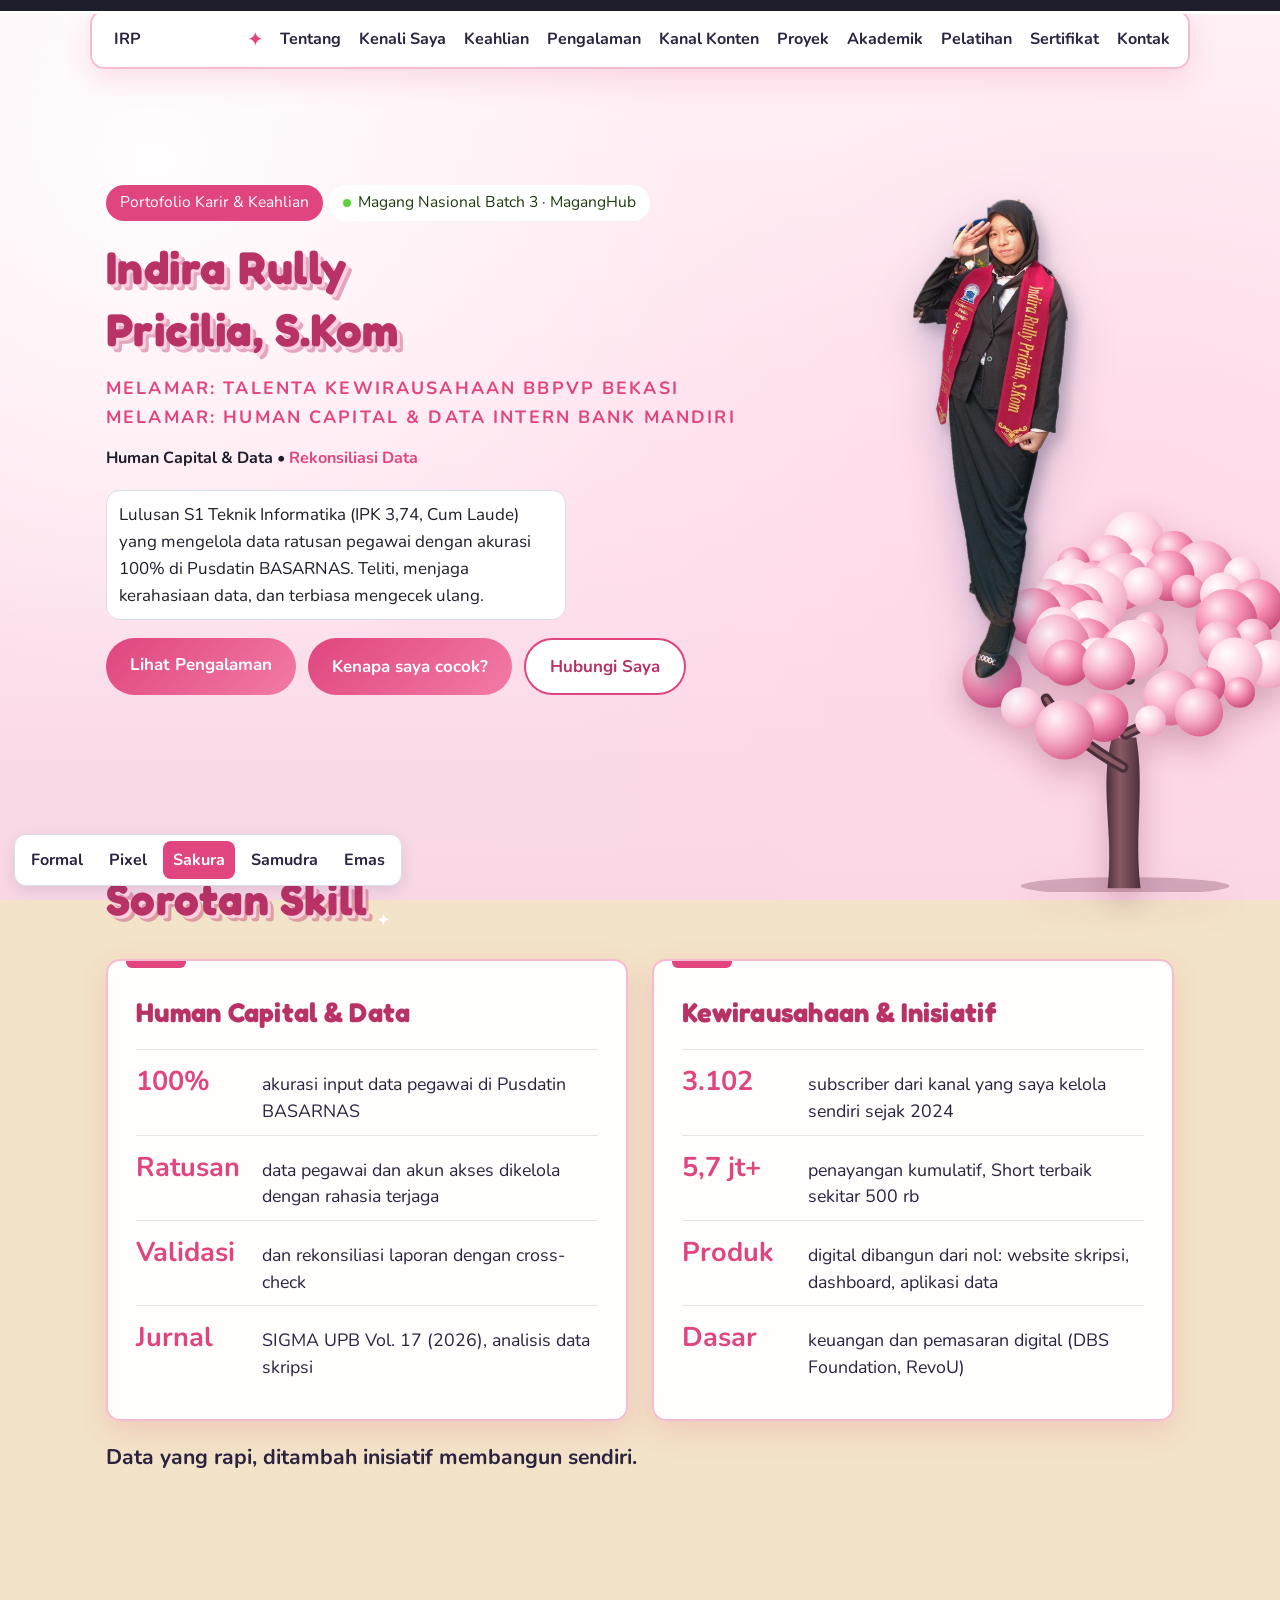
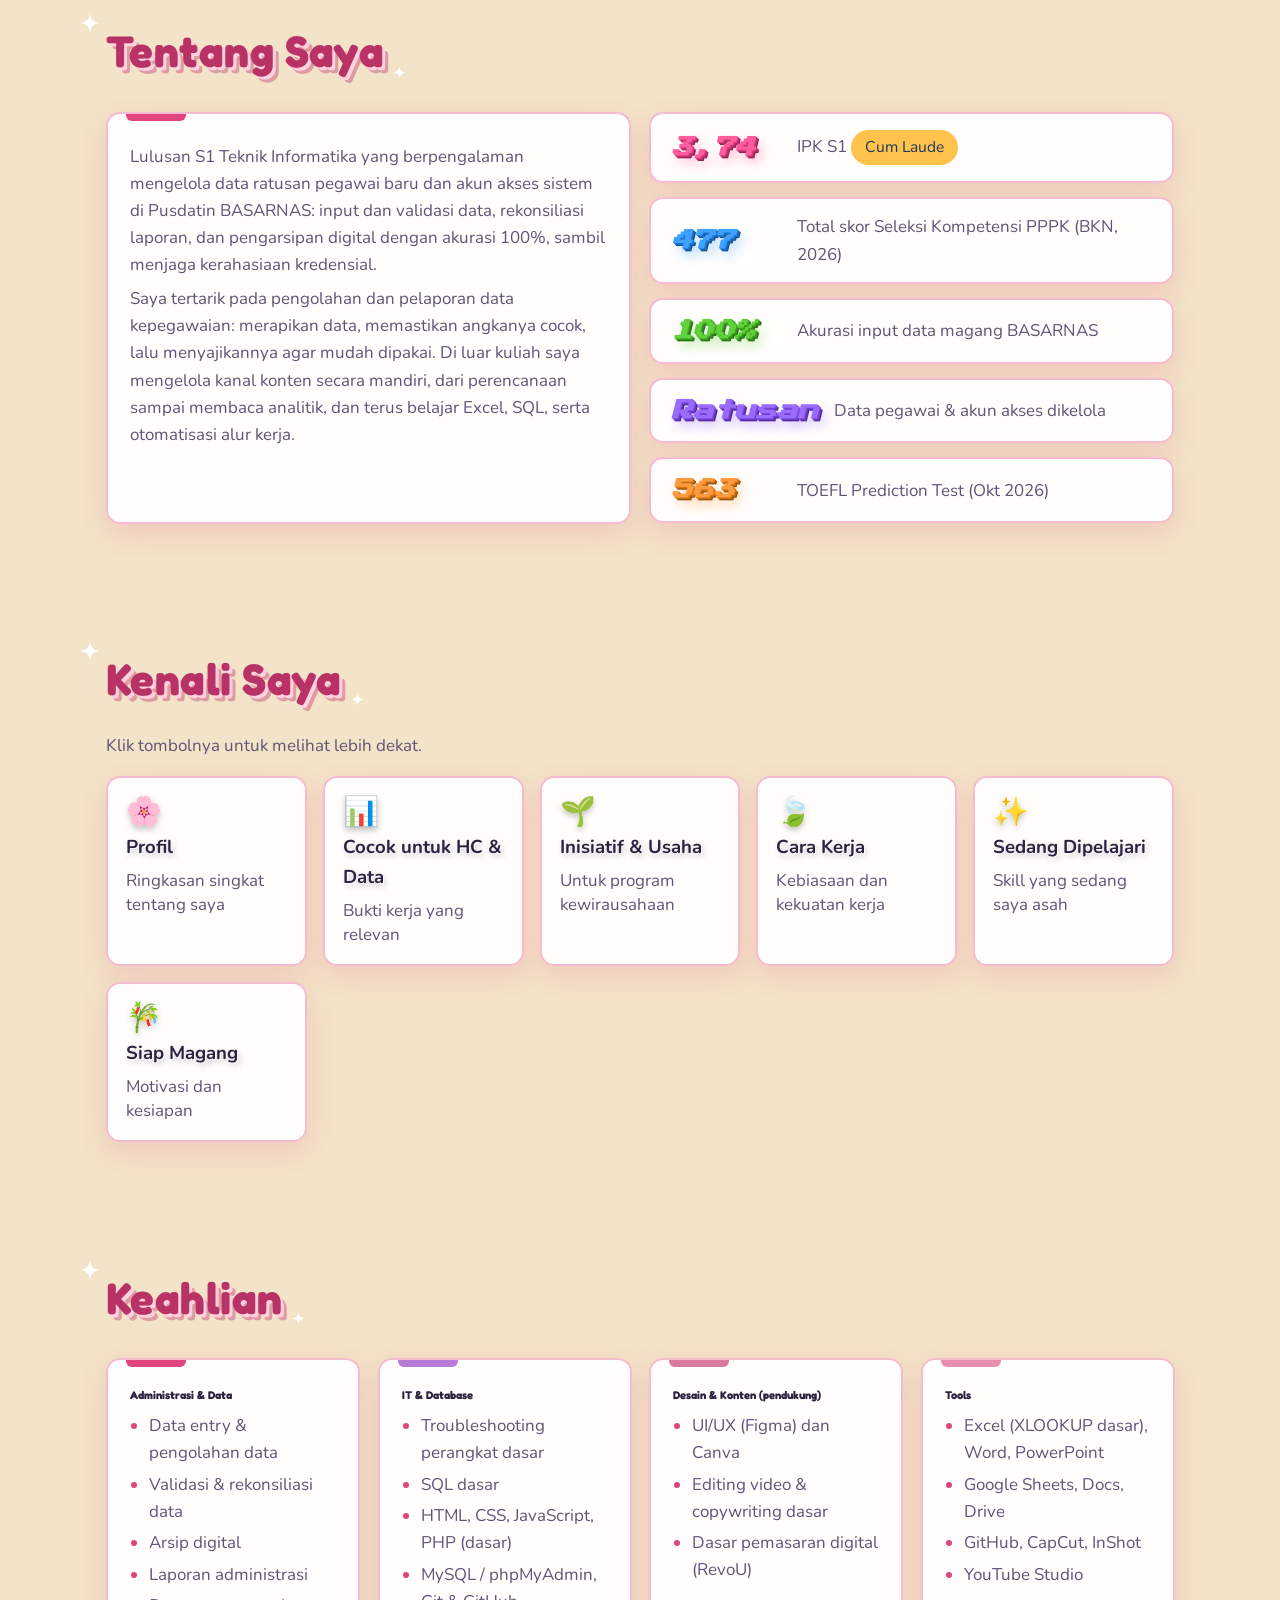
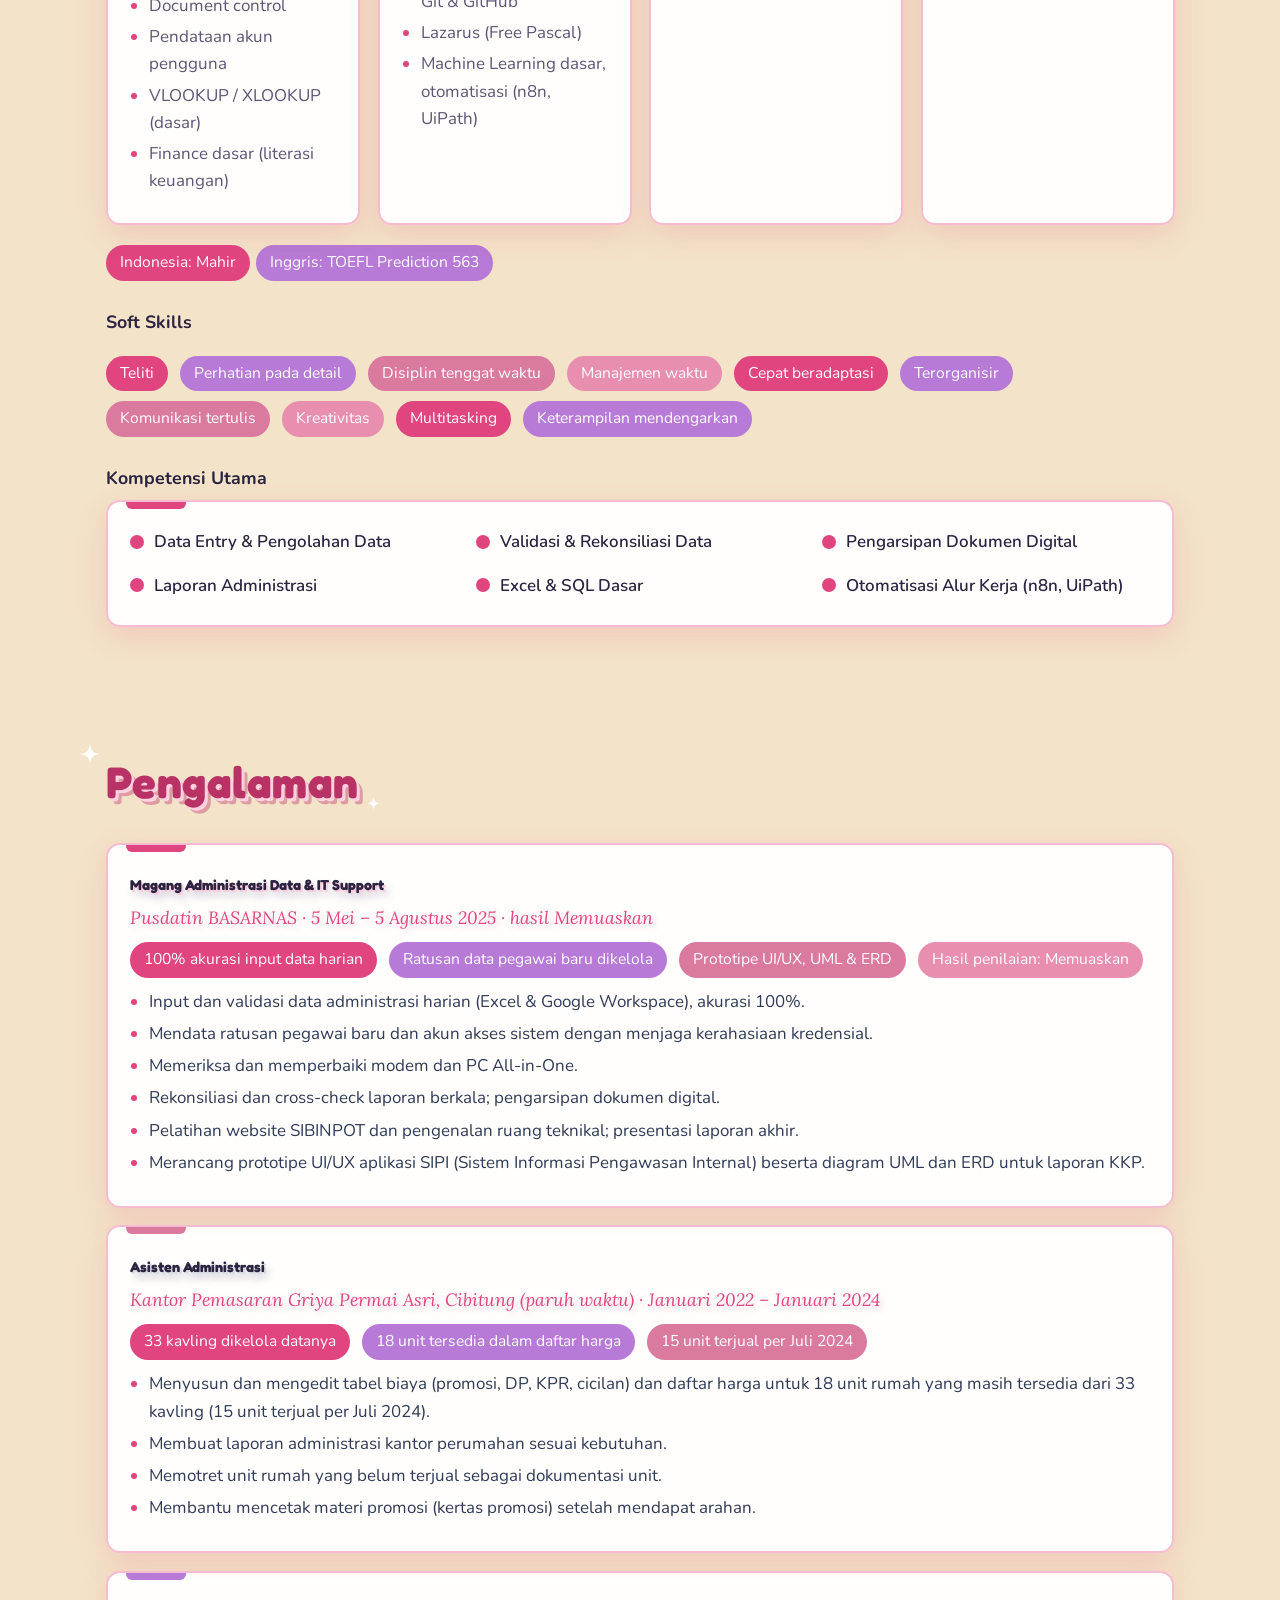
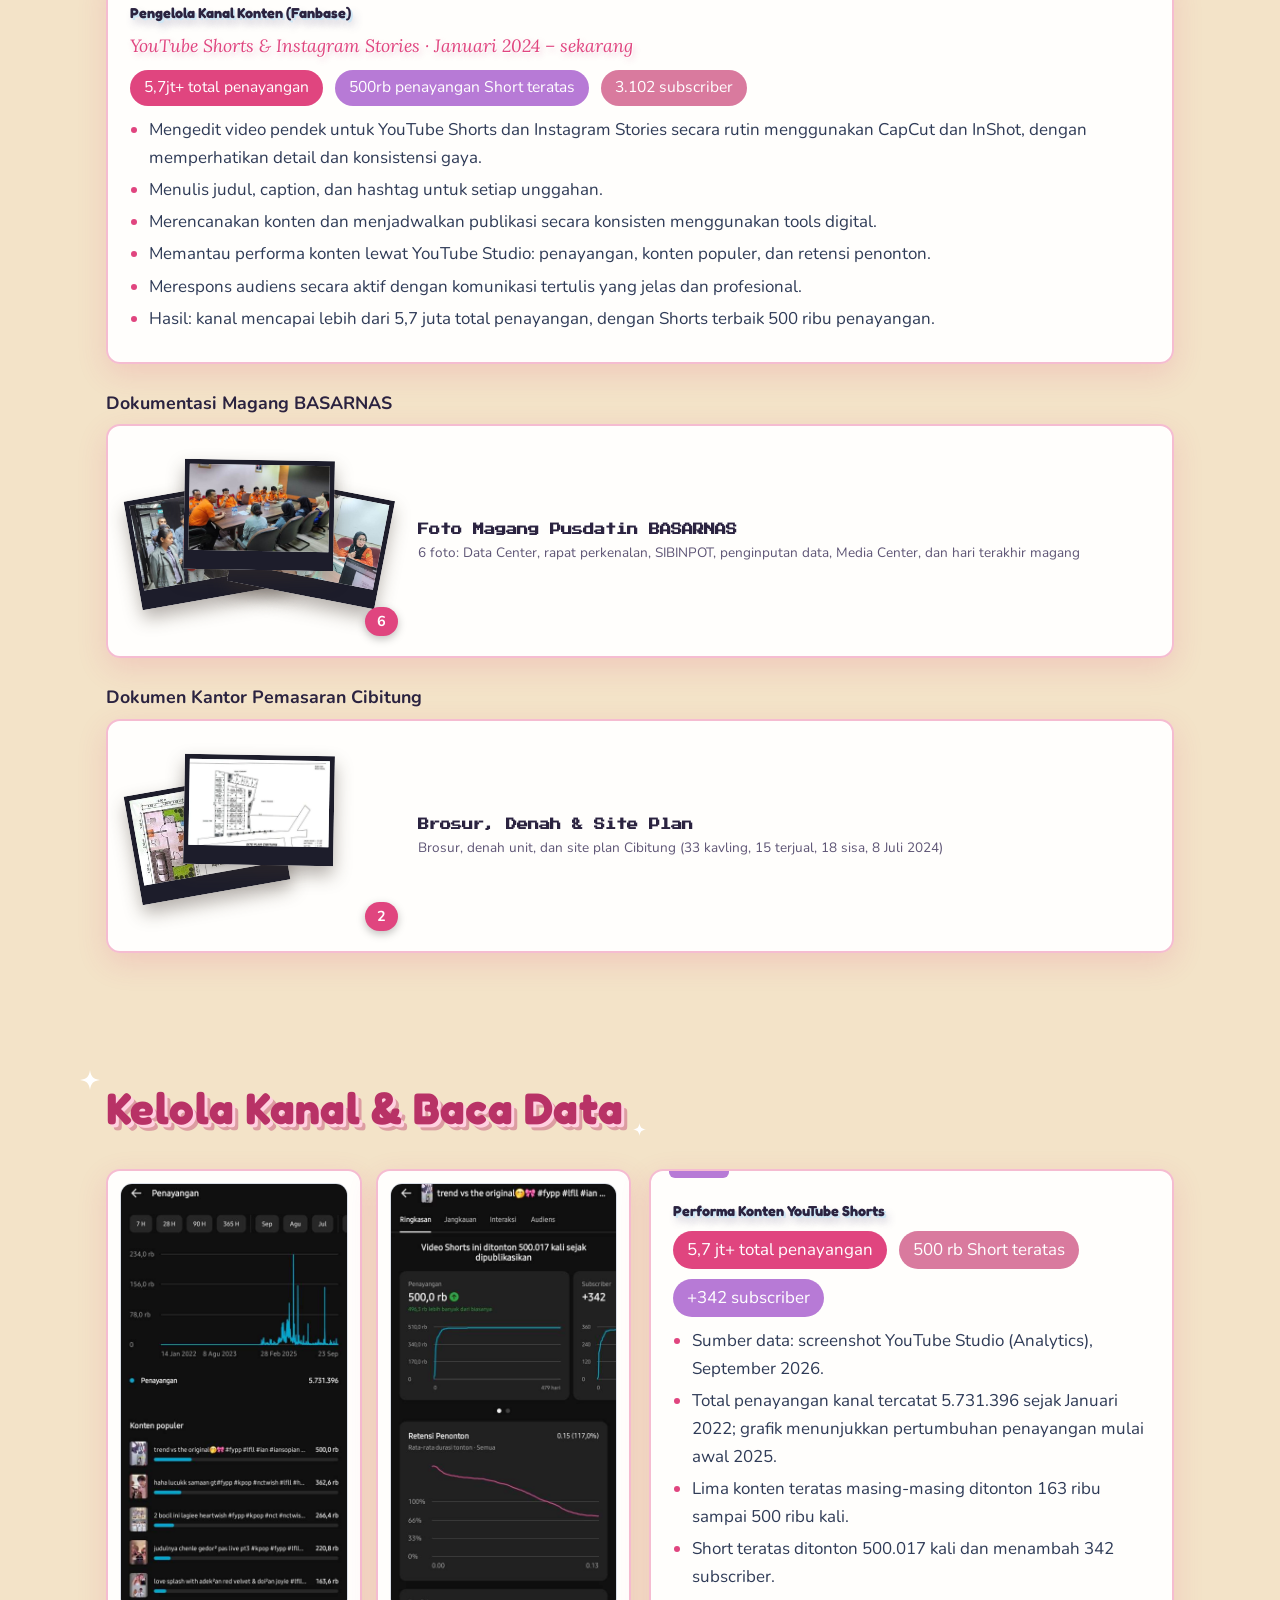
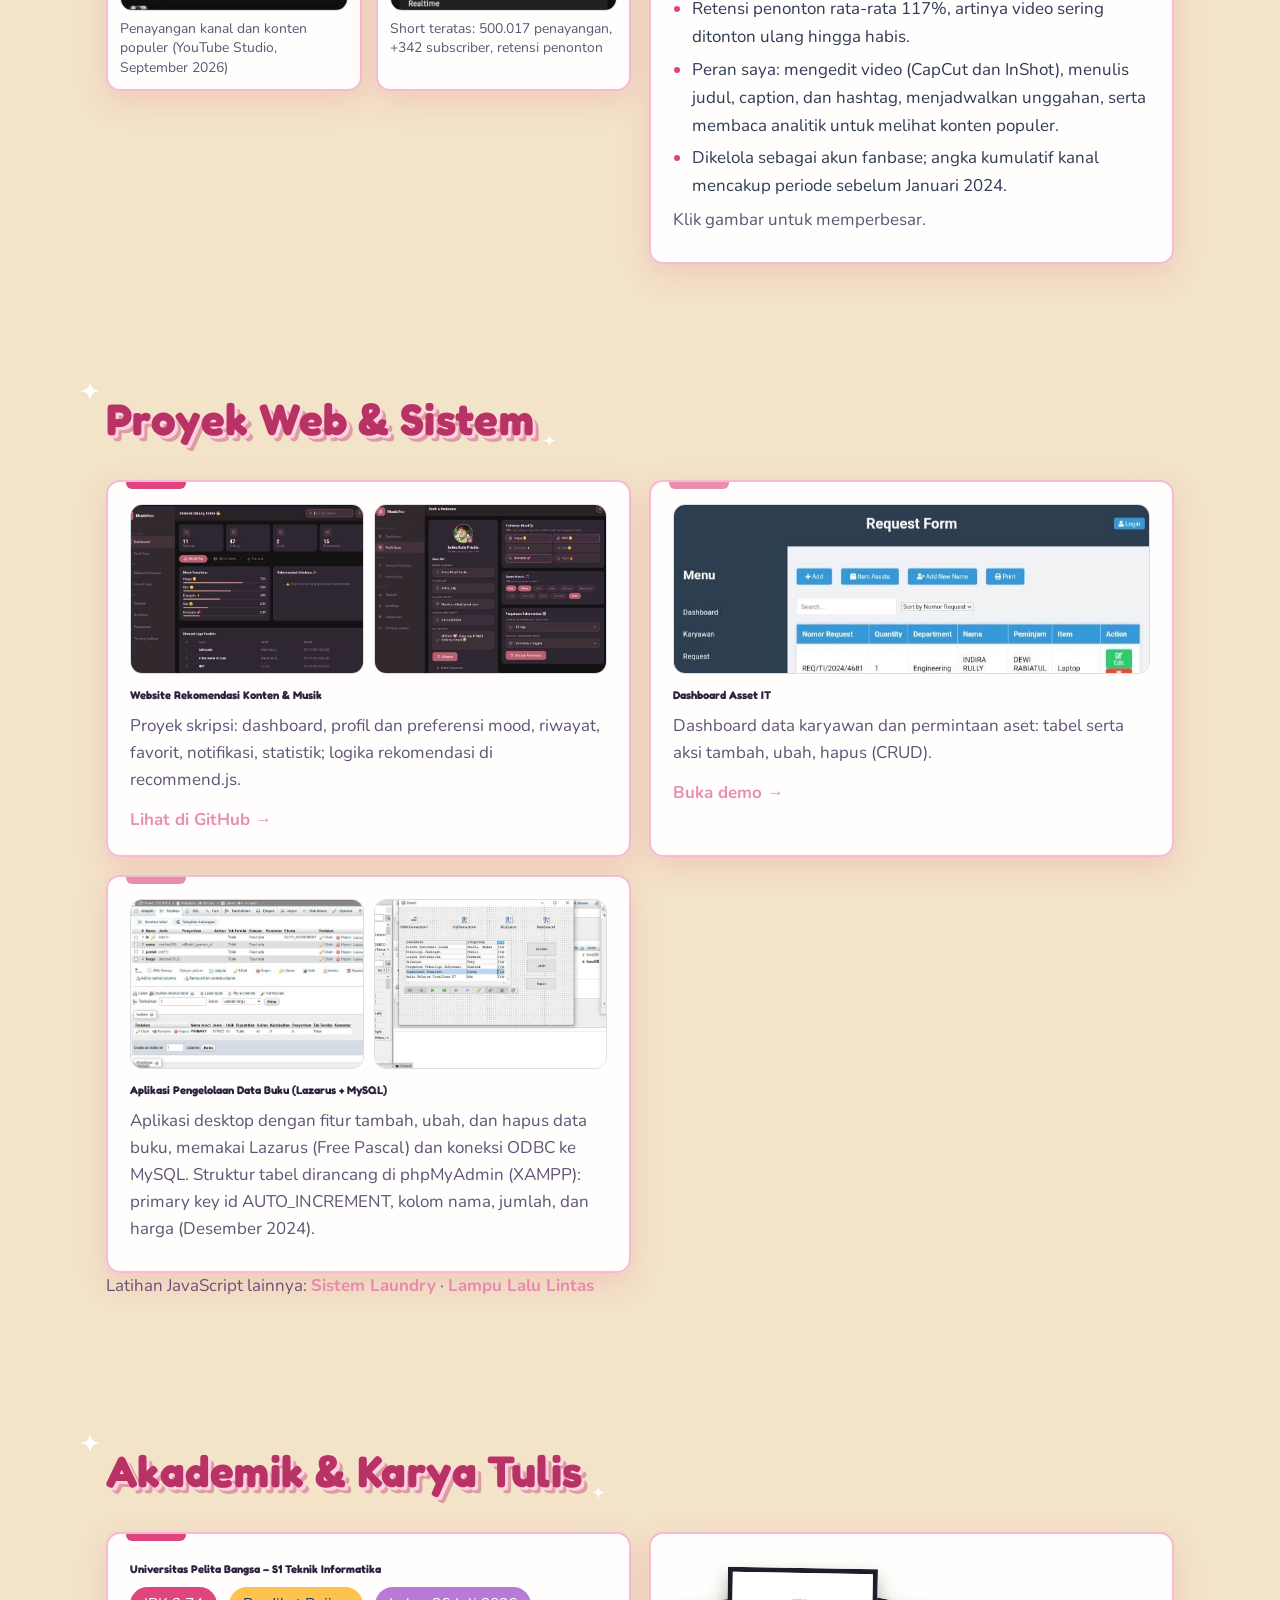
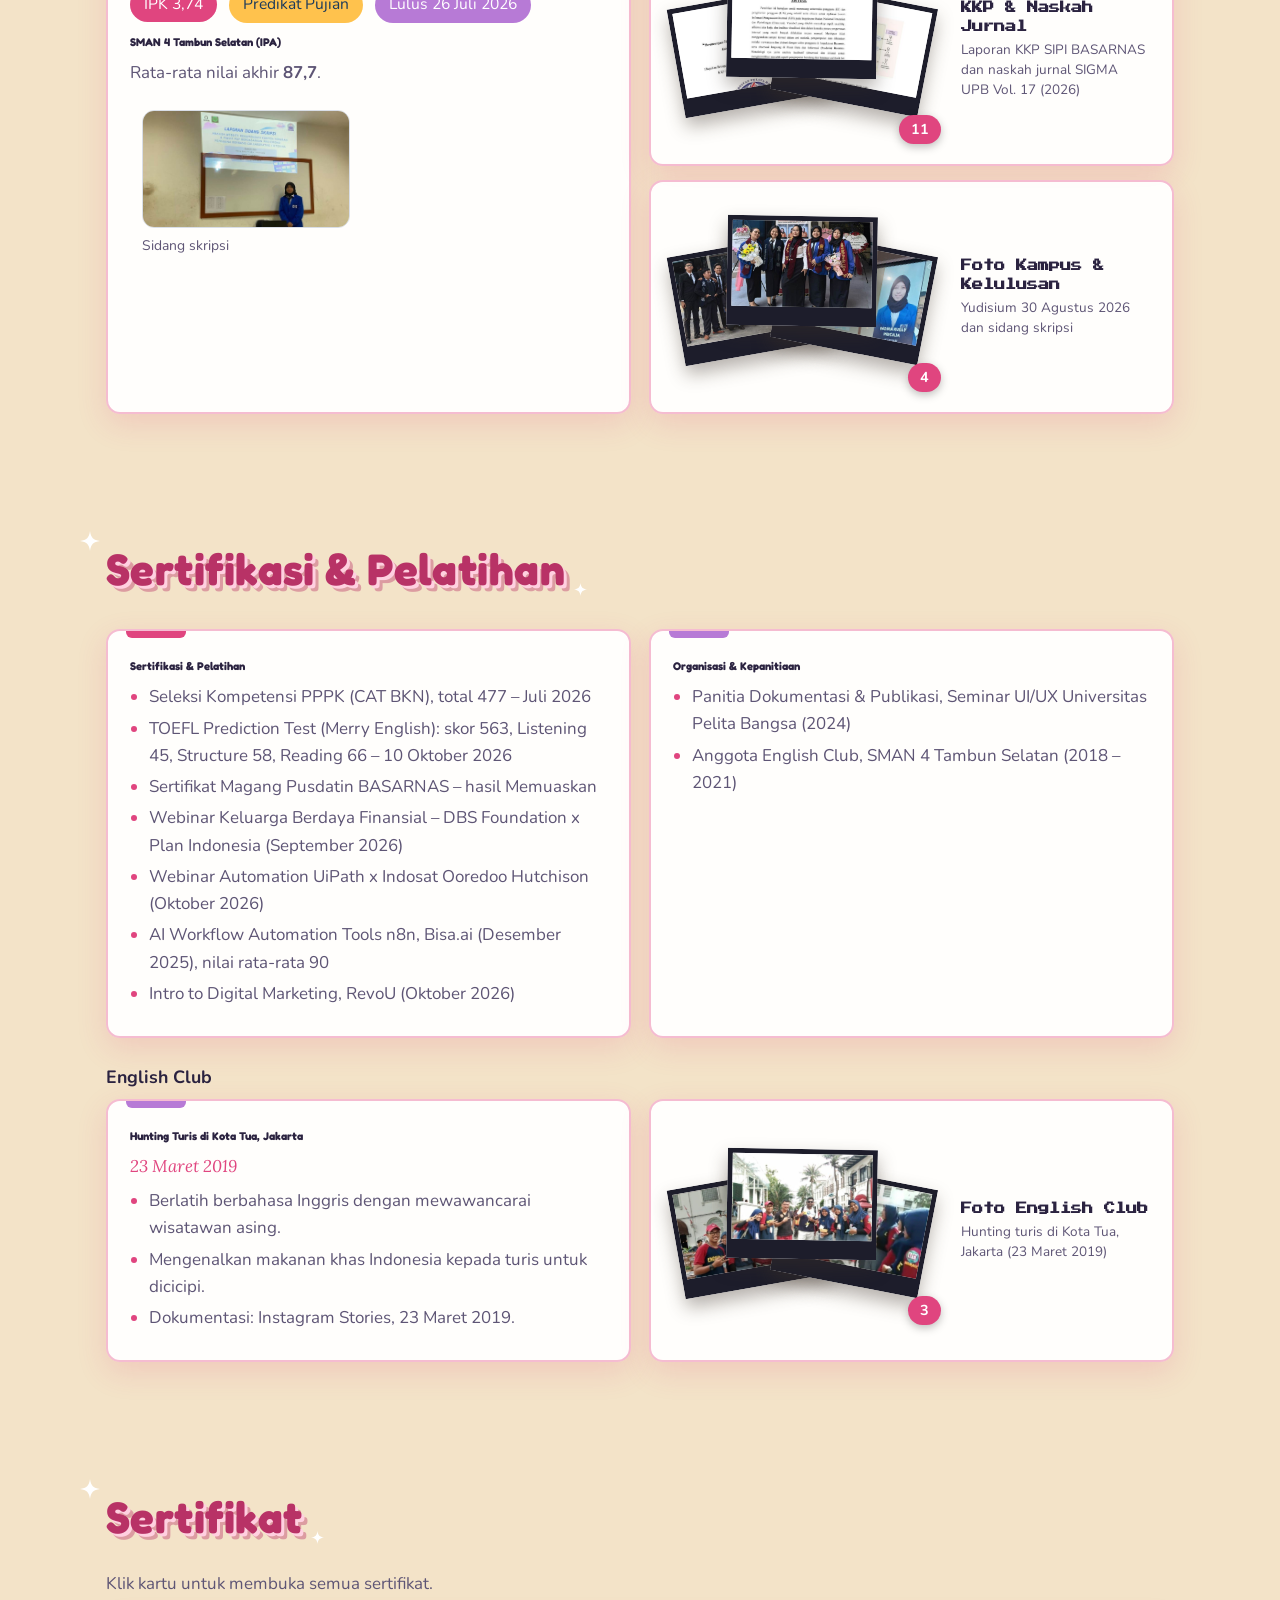
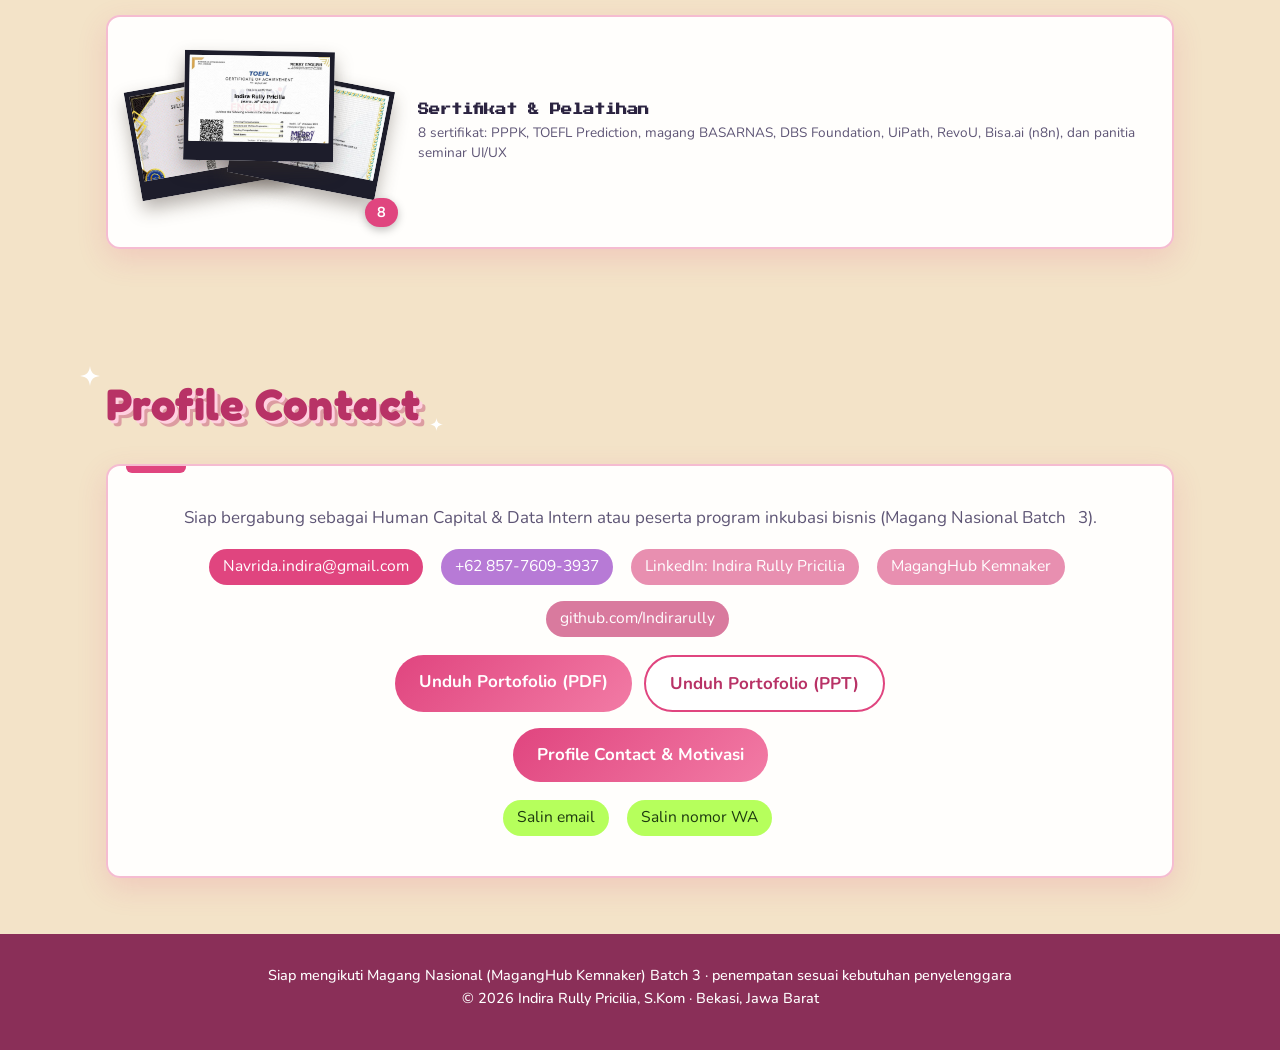
<file: index.html>
<!DOCTYPE html>
<html lang="id">
<head>
<meta charset="UTF-8">
<meta name="viewport" content="width=device-width, initial-scale=1, viewport-fit=cover">
<title>Indira Rully Pricilia, S.Kom | Portofolio</title>
<meta name="description" content="Portofolio Indira Rully Pricilia, S.Kom: Human Capital &amp; Data, Administrasi Data, IT Support.">
<link rel="preconnect" href="https://fonts.googleapis.com">
<link href="https://fonts.googleapis.com/css2?family=Poppins:ital,wght@0,400;0,500;0,700;1,700&family=Lora:ital@1&family=Press+Start+2P&display=swap" rel="stylesheet">
<link rel="stylesheet" href="style.css">
<link href="https://fonts.googleapis.com/css2?family=Fredoka:wght@500;700&family=Nunito:wght@400;600;700&family=Playfair+Display:wght@700&display=swap" rel="stylesheet"></head>
<body>
<header class="nav glass">
  <a class="brand" href="#home">IRP</a>
  <button class="deco-btn" type="button" aria-label="Hidupkan atau matikan hiasan" title="Hiasan on/off">&#10022;</button>
  <button class="burger" aria-label="Menu" aria-expanded="false">&#9776;</button>
  <nav id="menu">
    <a href="#about">Tentang</a><a href="#kenalan">Kenali Saya</a><a href="#skills">Keahlian</a><a href="#experience">Pengalaman</a><a href="#analytics">Kanal Konten</a><a href="#projects">Proyek</a><a href="#academic">Akademik</a><a href="#learning">Pelatihan</a><a href="#certificates">Sertifikat</a><a href="#contact">Kontak</a>
  </nav>
</header>

<main>
<section id="home" class="hero">
  <div class="hero-text">
    <span class="chip pink">Portofolio Karir &amp; Keahlian</span><span class="chip open">Magang Nasional Batch 3 &middot; MagangHub</span>
    <h1 class="d3">Indira Rully<br>Pricilia, S.Kom</h1><p class="tk">Melamar: Talenta Kewirausahaan BBPVP Bekasi<br>Melamar: Human Capital &amp; Data Intern Bank Mandiri</p>
    <p class="roles">Human Capital &amp; Data &bull; <span id="role">Validasi Data</span></p>
    <p class="lead">Lulusan S1 Teknik Informatika (IPK 3,74, Cum Laude) yang mengelola data ratusan pegawai dengan akurasi 100% di Pusdatin BASARNAS. Teliti, menjaga kerahasiaan data, dan terbiasa mengecek ulang.</p>
    <div class="cta"><a class="btn" href="#experience">Lihat Pengalaman</a><button class="btn" type="button" id="open-fit">Kenapa saya cocok?</button><a class="btn ghost" href="#contact">Hubungi Saya</a></div>
  </div>
  <i class="star s1"></i><i class="star s2"></i><i class="star s3"></i><i class="star s4"></i>
  <img class="hero-photo" src="foto.png" alt="Foto Indira Rully Pricilia, S.Kom">
</section>

<section id="sorotan" class="reveal"><h2 class="d3">Sorotan Skill</h2><div class="spot-grid">
<div class="glass card tilt spot"><h3>Human Capital &amp; Data</h3><div class="spot-i"><b>100%</b><span>akurasi input data pegawai di Pusdatin BASARNAS</span></div><div class="spot-i"><b>Ratusan</b><span>data pegawai dan akun akses dikelola dengan rahasia terjaga</span></div><div class="spot-i"><b>Validasi</b><span>dan rekonsiliasi laporan dengan cross-check</span></div><div class="spot-i"><b>Jurnal</b><span>SIGMA UPB Vol. 17 (2026), analisis data skripsi</span></div></div>
<div class="glass card tilt spot"><h3>Kewirausahaan &amp; Inisiatif</h3><div class="spot-i"><b>3.102</b><span>subscriber dari kanal yang saya kelola sendiri sejak 2024</span></div><div class="spot-i"><b>5,7 jt+</b><span>penayangan kumulatif, Short terbaik sekitar 500 rb</span></div><div class="spot-i"><b>Produk</b><span>digital dibangun dari nol: website skripsi, dashboard, aplikasi data</span></div><div class="spot-i"><b>Dasar</b><span>keuangan dan pemasaran digital (DBS Foundation, RevoU)</span></div></div>
</div><p class="spot-note">Data yang rapi, ditambah inisiatif membangun sendiri.</p></section>

<section id="about" class="reveal">
  <h2 class="d3">Tentang Saya</h2>
  <div class="grid two">
    <div class="glass card tilt">
      <p>Lulusan S1 Teknik Informatika yang berpengalaman mengelola data ratusan pegawai baru dan akun akses sistem di Pusdatin BASARNAS: input dan validasi data, rekonsiliasi laporan, dan pengarsipan digital dengan akurasi 100%, sambil menjaga kerahasiaan kredensial.</p><p>Saya tertarik pada pengolahan dan pelaporan data kepegawaian: merapikan data, memastikan angkanya cocok, lalu menyajikannya agar mudah dipakai. Di luar kuliah saya mengelola kanal konten secara mandiri, dari perencanaan sampai membaca analitik, dan terus belajar Excel, SQL, serta otomatisasi alur kerja.</p>
    </div>
    <div class="stats">
      <div class="glass stat tilt"><b>3,74</b><span>IPK S1 <em class="chip gold">Cum Laude</em></span></div>
      <div class="glass stat tilt"><b>477</b><span>Total skor Seleksi Kompetensi PPPK (BKN, 2026)</span></div>
      <div class="glass stat tilt"><b>100%</b><span>Akurasi input data magang BASARNAS</span></div>
      <div class="glass stat tilt"><b>Ratusan</b><span>Data pegawai &amp; akun akses dikelola</span></div>
      <div class="glass stat tilt"><b>563</b><span>TOEFL Prediction Test (Okt 2026)</span></div>
    </div>
  </div>
</section>

<section id="kenalan" class="reveal">
  <h2 class="d3">Kenali Saya</h2>
  <p class="hint">Klik tombolnya untuk melihat lebih dekat.</p>
  <div class="quick"><button class="qbtn glass tilt c-pink" data-q="profil" type="button"><i>&#129706;</i><b>Profil</b><small>Ringkasan singkat tentang saya</small></button><button class="qbtn glass tilt c-sky" data-q="cocok" type="button"><i>&#128202;</i><b>Cocok untuk HC &amp; Data</b><small>Bukti kerja yang relevan</small></button><button class="qbtn glass tilt c-lil" data-q="inisiatif" type="button"><i>&#127793;</i><b>Inisiatif &amp; Usaha</b><small>Untuk program kewirausahaan</small></button><button class="qbtn glass tilt c-aq" data-q="kerja" type="button"><i>&#129517;</i><b>Cara Kerja</b><small>Kebiasaan dan kekuatan kerja</small></button><button class="qbtn glass tilt c-pink" data-q="belajar" type="button"><i>&#10024;</i><b>Sedang Dipelajari</b><small>Skill yang sedang saya asah</small></button><button class="qbtn glass tilt c-sky" data-q="magang" type="button"><i>&#128640;</i><b>Siap Magang</b><small>Motivasi dan kesiapan</small></button></div>
</section>

<section id="skills" class="reveal">
  <h2 class="d3">Keahlian</h2>
  <div class="grid four">
    <div class="glass card tilt c-pink"><h3>Administrasi &amp; Data</h3><ul><li>Data entry &amp; pengolahan data</li><li>Validasi &amp; rekonsiliasi data</li><li>Arsip digital</li><li>Laporan administrasi</li><li>Document control</li><li>Pendataan akun pengguna</li><li>VLOOKUP / XLOOKUP (dasar)</li><li>Finance dasar (literasi keuangan)</li></ul></div>
    <div class="glass card tilt c-aq"><h3>IT &amp; Database</h3><ul><li>Troubleshooting perangkat dasar</li><li>SQL dasar</li><li>HTML, CSS, JavaScript, PHP (dasar)</li><li>MySQL / phpMyAdmin, Git &amp; GitHub</li><li>Lazarus (Free Pascal)</li><li>Machine Learning dasar, otomatisasi (n8n, UiPath)</li></ul></div>
    <div class="glass card tilt c-lil"><h3>Desain &amp; Konten (pendukung)</h3><ul><li>UI/UX (Figma) dan Canva</li><li>Editing video &amp; copywriting dasar</li><li>Dasar pemasaran digital (RevoU)</li></ul></div>
    <div class="glass card tilt c-sky"><h3>Tools</h3><ul><li>Excel (XLOOKUP dasar), Word, PowerPoint</li><li>Google Sheets, Docs, Drive</li><li>GitHub, CapCut, InShot</li><li>YouTube Studio</li></ul></div>
  </div>
  <p class="langs"><span class="chip pink">Indonesia: Mahir</span><span class="chip aq">Inggris: TOEFL Prediction 563</span></p>
<h3 class="sub">Soft Skills</h3>
  <p class="soft"><span class="chip pink">Teliti</span><span class="chip aq">Perhatian pada detail</span><span class="chip lil">Disiplin tenggat waktu</span><span class="chip sky">Manajemen waktu</span><span class="chip pink">Cepat beradaptasi</span><span class="chip aq">Terorganisir</span><span class="chip lil">Komunikasi tertulis</span><span class="chip sky">Kreativitas</span><span class="chip pink">Multitasking</span><span class="chip aq">Keterampilan mendengarkan</span></p>
  <h3 class="sub">Kompetensi Utama</h3>
  <div class="glass card tilt c-pink"><ol class="top8"><li>Data Entry &amp; Pengolahan Data</li><li>Validasi &amp; Rekonsiliasi Data</li><li>Pengarsipan Dokumen Digital</li><li>Laporan Administrasi</li><li>Excel &amp; SQL Dasar</li><li>Otomatisasi Alur Kerja (n8n, UiPath)</li></ol></div>
</section>

<section id="experience" class="reveal">
  <h2 class="d3">Pengalaman</h2>
  <div class="timeline">
    <article class="glass card tilt c-pink"><h3>Magang Administrasi Data &amp; IT Support</h3><p class="meta">Pusdatin BASARNAS &middot; 5 Mei &ndash; 5 Agustus 2025 &middot; hasil Memuaskan</p>
      <p class="chips"><span class="chip pink">100% akurasi input data harian</span><span class="chip aq">Ratusan data pegawai baru dikelola</span><span class="chip lil">Prototipe UI/UX, UML &amp; ERD</span><span class="chip sky">Hasil penilaian: Memuaskan</span></p>
      <ul><li>Input dan validasi data administrasi harian (Excel &amp; Google Workspace), akurasi 100%.</li><li>Mendata ratusan pegawai baru dan akun akses sistem dengan menjaga kerahasiaan kredensial.</li><li>Memeriksa dan memperbaiki modem dan PC All-in-One.</li><li>Rekonsiliasi dan cross-check laporan berkala; pengarsipan dokumen digital.</li><li>Pelatihan website SIBINPOT dan pengenalan ruang teknikal; presentasi laporan akhir.</li><li>Merancang prototipe UI/UX aplikasi SIPI (Sistem Informasi Pengawasan Internal) beserta diagram UML dan ERD untuk laporan KKP.</li></ul></article>
    <article class="glass card tilt c-lil"><h3>Asisten Administrasi</h3><p class="meta">Kantor Pemasaran Griya Permai Asri, Cibitung (paruh waktu) &middot; Januari 2022 &ndash; Januari 2024</p><p class="chips"><span class="chip pink">33 kavling dikelola datanya</span><span class="chip aq">18 unit tersedia dalam daftar harga</span><span class="chip lil">15 unit terjual per Juli 2024</span></p><ul><li>Menyusun dan mengedit tabel biaya (promosi, DP, KPR, cicilan) dan daftar harga untuk 18 unit rumah yang masih tersedia dari 33 kavling (15 unit terjual per Juli 2024).</li><li>Membuat laporan administrasi kantor perumahan sesuai kebutuhan.</li><li>Memotret unit rumah yang belum terjual sebagai dokumentasi unit.</li><li>Membantu mencetak materi promosi (kertas promosi) setelah mendapat arahan.</li></ul></article>
    <article class="glass card tilt c-aq"><h3>Pengelola Kanal Konten (Fanbase)</h3><p class="meta">YouTube Shorts &amp; Instagram Stories &middot; Januari 2024 &ndash; sekarang</p>
      <p class="chips"><span class="chip pink">5,7jt+ total penayangan</span><span class="chip aq">500rb penayangan Short teratas</span><span class="chip lil">3.102 subscriber</span></p>
      <ul><li>Mengedit video pendek untuk YouTube Shorts dan Instagram Stories secara rutin menggunakan CapCut dan InShot, dengan memperhatikan detail dan konsistensi gaya.</li><li>Menulis judul, caption, dan hashtag untuk setiap unggahan.</li><li>Merencanakan konten dan menjadwalkan publikasi secara konsisten menggunakan tools digital.</li><li>Memantau performa konten lewat YouTube Studio: penayangan, konten populer, dan retensi penonton.</li><li>Merespons audiens secara aktif dengan komunikasi tertulis yang jelas dan profesional.</li><li>Hasil: kanal mencapai lebih dari 5,7 juta total penayangan, dengan Shorts terbaik 500 ribu penayangan.</li></ul></article>
    
  </div>

  <h3 class="sub">Dokumentasi Magang BASARNAS</h3>
  <button class="playlist glass tilt" data-pl="basarnas" data-theme="pink" type="button"><span class="stack"><img src="b_dc.jpg" alt=""><img src="b_meet.jpg" alt=""><em>6</em></span><span class="pl-info"><b>Foto Magang Pusdatin BASARNAS</b><small>6 foto: Data Center, rapat perkenalan, SIBINPOT, penginputan data, Media Center, dan hari terakhir magang</small></span></button>
  <script type="application/json" id="pl-basarnas">[{"src": "b_dc.jpg", "cap": "Menjelaskan isi Data Center BASARNAS"}, {"src": "b_meet.jpg", "cap": "Rapat perkenalan kegiatan yang akan dilakukan selama KP"}, {"src": "b_sib.jpg", "cap": "Rapat bersama bidang Bina Potensi dan Tenaga mengenai aplikasi SIBINPOT"}, {"src": "b_inp.jpg", "cap": "Melakukan penginputan data pegawai BASARNAS"}, {"src": "b_media.jpg", "cap": "Kegiatan di Media Center BASARNAS"}, {"src": "last.jpg", "cap": "Hari terakhir magang di Pusdatin BASARNAS (Agustus 2025)"}]</script>
<h3 class="sub">Dokumen Kantor Pemasaran Cibitung</h3>
  <button class="playlist glass tilt" data-pl="cibitung" data-theme="lil" type="button"><span class="stack"><img src="doc_brosur.jpg" alt=""><img src="doc_site.jpg" alt=""><em>2</em></span><span class="pl-info"><b>Brosur, Denah &amp; Site Plan</b><small>Brosur, denah unit, dan site plan Cibitung (33 kavling, 15 terjual, 18 sisa, 8 Juli 2024)</small></span></button>
  <script type="application/json" id="pl-cibitung">[{"src": "doc_brosur.jpg", "cap": "Brosur dan denah unit rumah, Griya Permai Asri Cibitung"}, {"src": "doc_site.jpg", "cap": "Site plan Cibitung: 33 kavling, 15 unit terjual, 18 unit sisa (8 Juli 2024)"}]</script>
</section>

<section id="analytics" class="reveal">
  <h2 class="d3">Kelola Kanal &amp; Baca Data</h2>
  <div class="grid two">
    <div class="figs"><figure class="glass cert tilt"><img src="yt1.jpg" alt="YouTube Studio: penayangan kanal dan konten populer" loading="lazy"><figcaption>Penayangan kanal dan konten populer (YouTube Studio, September 2026)</figcaption></figure><figure class="glass cert tilt"><img src="yt2.jpg" alt="YouTube Studio: Short teratas" loading="lazy"><figcaption>Short teratas: 500.017 penayangan, +342 subscriber, retensi penonton</figcaption></figure></div>
    <div class="glass card tilt c-aq"><h3>Performa Konten YouTube Shorts</h3><p class="chips"><span class="chip pink">5,7 jt+ total penayangan</span><span class="chip lil">500 rb Short teratas</span><span class="chip aq">+342 subscriber</span></p><ul><li>Sumber data: screenshot YouTube Studio (Analytics), September 2026.</li><li>Total penayangan kanal tercatat 5.731.396 sejak Januari 2022; grafik menunjukkan pertumbuhan penayangan mulai awal 2025.</li><li>Lima konten teratas masing-masing ditonton 163 ribu sampai 500 ribu kali.</li><li>Short teratas ditonton 500.017 kali dan menambah 342 subscriber.</li><li>Retensi penonton rata-rata 117%, artinya video sering ditonton ulang hingga habis.</li><li>Peran saya: mengedit video (CapCut dan InShot), menulis judul, caption, dan hashtag, menjadwalkan unggahan, serta membaca analitik untuk melihat konten populer.</li><li>Dikelola sebagai akun fanbase; angka kumulatif kanal mencakup periode sebelum Januari 2024.</li></ul><p class="hint">Klik gambar untuk memperbesar.</p></div>
  </div>

</section>

<section id="projects" class="reveal">
  <h2 class="d3">Proyek Web &amp; Sistem</h2>
  <div class="grid two">
    <article class="glass card tilt c-pink"><div class="shots"><img src="m1.jpg" alt="Dashboard MusicRec" loading="lazy"><img src="m2.jpg" alt="Profil MusicRec" loading="lazy"></div>
      <h3>Website Rekomendasi Konten &amp; Musik</h3><p>Proyek skripsi: dashboard, profil dan preferensi mood, riwayat, favorit, notifikasi, statistik; logika rekomendasi di recommend.js.</p>
      <a class="link" href="https://github.com/Indirarully/Website-Musik-Konten-Hiburan" target="_blank" rel="noopener">Lihat di GitHub &rarr;</a></article>
    <article class="glass card tilt c-sky"><div class="shots"><img src="req.jpg" alt="Dashboard Asset IT" loading="lazy"></div>
      <h3>Dashboard Asset IT</h3><p>Dashboard data karyawan dan permintaan aset: tabel serta aksi tambah, ubah, hapus (CRUD).</p>
      <a class="link" href="https://indirarully.github.io/Webdashboard2/" target="_blank" rel="noopener">Buka demo &rarr;</a></article>
    
    <article class="glass card tilt c-sky"><div class="shots"><img src="db1.jpg" alt="phpMyAdmin: struktur tabel" loading="lazy"><img src="db2.jpg" alt="Lazarus: form CRUD" loading="lazy"></div>
      <h3>Aplikasi Pengelolaan Data Buku (Lazarus + MySQL)</h3><p>Aplikasi desktop dengan fitur tambah, ubah, dan hapus data buku, memakai Lazarus (Free Pascal) dan koneksi ODBC ke MySQL. Struktur tabel dirancang di phpMyAdmin (XAMPP): primary key id AUTO_INCREMENT, kolom nama, jumlah, dan harga (Desember 2024).</p></article>
  </div>
<p class="hint">Latihan JavaScript lainnya: <a class="link" href="https://indirarully.github.io/Washing-Machine-1/" target="_blank" rel="noopener">Sistem Laundry</a> &middot; <a class="link" href="https://indirarully.github.io/Lalin-lamp/" target="_blank" rel="noopener">Lampu Lalu Lintas</a></p></section>

<section id="academic" class="reveal">
  <h2 class="d3">Akademik &amp; Karya Tulis</h2>
  <div class="grid two">
    <div class="glass card tilt c-pink"><h3>Universitas Pelita Bangsa &ndash; S1 Teknik Informatika</h3><p class="chips"><span class="chip pink">IPK 3,74</span><span class="chip gold">Predikat Pujian</span><span class="chip aq">Lulus 26 Juli 2026</span></p>
      <h3 class="sub">SMAN 4 Tambun Selatan (IPA)</h3><p>Rata-rata nilai akhir <b>87,7</b>.</p><div class="figs mini"><figure class="cert"><img src="sidang.jpg" alt="Sidang skripsi" loading="lazy"><figcaption>Sidang skripsi</figcaption></figure></div></div>
    <div class="plgrid">
      <button class="playlist glass tilt" data-pl="kkp" data-theme="sky" type="button"><span class="stack"><img src="kkp_1.jpg" alt=""><img src="kkp_30.jpg" alt=""><em>9</em></span><span class="pl-info"><b>KKP &amp; Naskah Jurnal</b><small>Laporan KKP SIPI BASARNAS dan naskah jurnal SIGMA UPB Vol. 17 (2026)</small></span></button>
      <button class="playlist glass tilt" data-pl="kampus" data-theme="aq" type="button"><span class="stack"><img src="y2.jpg" alt=""><img src="sd1.jpg" alt=""><em>7</em></span><span class="pl-info"><b>Foto Kampus &amp; Kelulusan</b><small>Yudisium 30 Agustus 2026 dan sidang skripsi</small></span></button>
    </div>
  </div>
  <script type="application/json" id="pl-kampus">[{"src": "y1.jpg", "cap": "Yudisium 30 Agustus 2026 bersama teman-teman"}, {"src": "y2.jpg", "cap": "Yudisium 30 Agustus 2026"}, {"src": "sd1.jpg", "cap": "Sidang skripsi: Analisa Website Rekomendasi Konten Hiburan dan Musik Pop"}, {"src": "sd2.jpg", "cap": "Setelah sidang skripsi"}]</script><script type="application/json" id="pl-kkp">[{"src": "kkp_1.jpg", "cap": "Sampul Laporan KKP: Perancangan UI/UX Aplikasi SIPI BASARNAS"}, {"src": "kkp_5.jpg", "cap": "Abstrak"}, {"src": "kkp_26.jpg", "cap": "Use Case Diagram dan Activity Diagram"}, {"src": "kkp_28.jpg", "cap": "Class Diagram"}, {"src": "kkp_29.jpg", "cap": "ERD SIPI (normalisasi 3NF)"}, {"src": "kkp_30.jpg", "cap": "Rancangan UI: portal SIPI Inspektorat (E-Audit, Tindak Lanjut, KOPIBAR)"}, {"src": "kkp_31.jpg", "cap": "Rancangan UI: login dan beranda"}, {"src": "kkp_32.jpg", "cap": "Rancangan UI: form Tindak Lanjut dan grafik monitoring KOPIBAR"}, {"src": "kkp_33.jpg", "cap": "Rancangan UI: pilih auditor dan konsultasi chat KOPIBAR"}, {"src": "jur_1.jpg", "cap": "Naskah jurnal: judul dan abstrak"}, {"src": "jur_5.jpg", "cap": "Naskah jurnal: hasil (MAE 0,825 pada K=3) dan kesimpulan"}]</script>
</section>

<section id="learning" class="reveal">
  <h2 class="d3">Sertifikasi &amp; Pelatihan</h2>
  <div class="grid two">
    <div class="glass card tilt c-pink"><h3>Sertifikasi &amp; Pelatihan</h3><ul><li>Seleksi Kompetensi PPPK (CAT BKN), total 477 &ndash; Juli 2026</li><li>TOEFL Prediction Test (Merry English): skor 563, Listening 45, Structure 58, Reading 66 &ndash; 10 Oktober 2026</li><li>Sertifikat Magang Pusdatin BASARNAS &ndash; hasil Memuaskan</li><li>Webinar Keluarga Berdaya Finansial &ndash; DBS Foundation x Plan Indonesia (September 2026)</li><li>Webinar Automation UiPath x Indosat Ooredoo Hutchison (Oktober 2026)</li><li>AI Workflow Automation Tools n8n, Bisa.ai (Desember 2025), nilai rata-rata 90</li><li>Intro to Digital Marketing, RevoU (Oktober 2026)</li></ul></div>
    <div class="glass card tilt c-aq"><h3>Organisasi &amp; Kepanitiaan</h3><ul><li>Panitia Dokumentasi &amp; Publikasi, Seminar UI/UX Universitas Pelita Bangsa (2024)</li><li>Anggota English Club, SMAN 4 Tambun Selatan (2018 &ndash; 2021)</li></ul></div>
  </div>
<h3 class="sub">English Club</h3>
  <div class="grid two">
    <div class="glass card tilt c-aq"><h3>Hunting Turis di Kota Tua, Jakarta</h3><p class="meta">23 Maret 2019</p><ul><li>Berlatih berbahasa Inggris dengan mewawancarai wisatawan asing.</li><li>Mengenalkan makanan khas Indonesia kepada turis untuk dicicipi.</li><li>Dokumentasi: Instagram Stories, 23 Maret 2019.</li></ul></div>
    <button class="playlist glass tilt" data-pl="english" data-theme="aq" type="button"><span class="stack"><img src="eng1.jpg" alt=""><img src="eng2.jpg" alt=""><em>3</em></span><span class="pl-info"><b>Foto English Club</b><small>Hunting turis di Kota Tua, Jakarta (23 Maret 2019)</small></span></button>
  </div>
  <script type="application/json" id="pl-english">[{"src": "eng1.jpg", "cap": "Foto bersama turis asing setelah sesi wawancara"}, {"src": "eng2.jpg", "cap": "Wawancara dengan wisatawan asing (\"interview orang luar\")"}, {"src": "eng3.jpg", "cap": "Mengenalkan dan menawarkan makanan Indonesia kepada turis"}]</script>
</section>

<section id="certificates" class="reveal">
  <h2 class="d3">Sertifikat</h2>
  <p class="hint">Klik kartu untuk membuka semua sertifikat.</p>
  <button class="playlist glass tilt" data-pl="certs" data-theme="pink" type="button"><span class="stack"><img src="c_pppk.jpg" alt=""><img src="c_toefl.jpg" alt=""><em>10</em></span><span class="pl-info"><b>Sertifikat &amp; Pelatihan</b><small>8 sertifikat: PPPK, TOEFL Prediction, magang BASARNAS, DBS Foundation, UiPath, RevoU, Bisa.ai (n8n), dan panitia seminar UI/UX</small></span></button>
  <script type="application/json" id="pl-certs">[{"src": "c_pppk.jpg", "cap": "Seleksi Kompetensi PPPK (BKN), total skor 477 - 20 Juli 2026"}, {"src": "c_toefl.jpg", "cap": "TOEFL Prediction Test, Merry English (Kediri) - skor 563, 10 Oktober 2026"}, {"src": "c_bsn.jpg", "cap": "Sertifikat Magang Pusdatin BASARNAS - hasil Memuaskan (2025)"}, {"src": "c_dbs.jpg", "cap": "Webinar Keluarga Berdaya Finansial - DBS Foundation x Plan Indonesia (26 Sept 2026)"}, {"src": "c_uipath.jpg", "cap": "Automation Webinar UiPath x Indosat Ooredoo Hutchison (2 Okt 2026)"}, {"src": "c_semu.jpg", "cap": "Panitia Dokumentasi & Publikasi, Seminar UI/UX - Universitas Pelita Bangsa (16 Juni 2024)"}, {"src": "c_revou.jpg", "cap": "Intro to Digital Marketing, Mini Course RevoU (5-9 Oktober 2026)"}, {"src": "c_n8n.jpg", "cap": "AI Workflow Automation Tools n8n, Bisa.ai (24 Desember 2025), nilai rata-rata 90"}]</script>
</section>

<section id="contact" class="reveal">
  <h2 class="d3">Profile Contact</h2>
  <div class="glass card contact">
    <p>Siap bergabung sebagai Human Capital &amp; Data Intern atau peserta program inkubasi bisnis (Magang Nasional Batch 3).</p>
    <p class="chips"><a class="chip pink" href="mailto:Navrida.indira@gmail.com">Navrida.indira@gmail.com</a><a class="chip aq" href="https://wa.me/6285776093937" target="_blank" rel="noopener">+62 857-7609-3937</a><a class="chip sky" href="https://www.linkedin.com/in/indira-rully-pricilia-56661528b" target="_blank" rel="noopener">LinkedIn: Indira Rully Pricilia</a><a class="chip sky" href="https://maganghub.kemnaker.go.id" target="_blank" rel="noopener">MagangHub Kemnaker</a><a class="chip lil" href="https://github.com/Indirarully" target="_blank" rel="noopener">github.com/Indirarully</a></p>
    <p class="dl"><a class="btn" href="Portofolio_Indira_Rully_Pricilia_Formal.pdf" download>Unduh Portofolio (PDF)</a><a class="btn ghost" href="Portofolio_Indira_Rully_Pricilia_Formal.pptx" download>Unduh Portofolio (PPT)</a></p>
    <p class="actions"><button class="btn" type="button" id="open-contact">Profile Contact &amp; Motivasi</button></p>
    <p class="chips"><button class="chip lime" data-copy="Navrida.indira@gmail.com" type="button">Salin email</button><button class="chip lime" data-copy="+6285776093937" type="button">Salin nomor WA</button></p>
  </div>
</section>
</main>
<footer>Siap mengikuti Magang Nasional (MagangHub Kemnaker) Batch 3 &middot; penempatan sesuai kebutuhan penyelenggara<br>&copy; <span id="year"></span> Indira Rully Pricilia, S.Kom &middot; Bekasi, Jawa Barat</footer>
<script src="script.js"></script>
</body>
</html>
</file>
<file: style.css>
:root{--ink:#2E3A52;--soft:#55627E;--pink:#F27DA9;--lil:#9AA3B5;--aq:#7DBFE8;--sky:#6DB3F2;--gold:#FFC24D;--glass:rgba(255,255,255,.8);--line:rgba(255,255,255,.9);--side:#4E6FA3;--ov:rgba(255,255,255,0);--bg:#F3E3C8;box-sizing:border-box;padding-top:env(safe-area-inset-top,0px);padding-bottom:env(safe-area-inset-bottom,0px)}
*,*::before,*::after{box-sizing:border-box}
html{scroll-behavior:smooth;scroll-padding-top:70px}
body{margin:0;font-family:'Poppins',system-ui,-apple-system,Segoe UI,Roboto,sans-serif;color:var(--ink);background-color:var(--bg);line-height:1.6}
body::before{content:"";position:fixed;inset:0;z-index:-1;pointer-events:none;background:linear-gradient(var(--ov),var(--ov)),none}
img{max-width:100%;display:block}
a{color:inherit}
.glass{background:var(--glass);border:1.5px solid var(--line);backdrop-filter:blur(14px);-webkit-backdrop-filter:blur(14px);border-radius:20px;box-shadow:0 10px 30px rgba(80,100,180,.18)}
.nav{position:sticky;top:env(safe-area-inset-top,0px);z-index:20;margin:10px auto;max-width:1100px;width:calc(100% - 20px);display:flex;align-items:center;justify-content:space-between;padding:10px 18px;border-radius:999px}
.brand{font-weight:700;text-decoration:none;letter-spacing:.1em}
.nav nav{display:flex;gap:18px}.nav nav a{text-decoration:none;font-size:.9rem;font-weight:500}.nav nav a:hover{color:var(--pink)}
.burger{display:none;background:none;border:0;font-size:1.4rem;color:inherit;cursor:pointer}
main{max-width:1100px;margin:0 auto;padding:0 16px}
section{padding:56px 0}
.hero{display:grid;grid-template-columns:1.3fr .7fr;align-items:center;gap:20px;min-height:80vh}
.hero-photo{max-height:520px;margin-inline:auto;filter:drop-shadow(0 18px 22px rgba(40,50,120,.25))}
.d3{font-family:'Poppins',sans-serif;font-style:italic;font-weight:700;color:#fff;margin:.3em 0;line-height:1.05;text-shadow:1px 1px 0 var(--side),2px 2px 0 var(--side),3px 3px 0 var(--side),4px 4px 0 var(--side),5px 5px 0 var(--side),6px 6px 0 var(--side),9px 12px 16px rgba(40,50,120,.35)}
h1.d3{font-size:clamp(2.4rem,7vw,4.4rem)}h2.d3{font-size:clamp(1.7rem,4.5vw,2.5rem);margin-bottom:.7em}
.roles{font-weight:700;font-size:1.15rem;margin:.2em 0}
#role{color:var(--pink)}
.lead{color:var(--soft);max-width:46ch}
.chip{display:inline-block;padding:3px 14px;border-radius:999px;color:#fff;font-family:'Lora',serif;font-style:italic;font-size:.9rem;text-decoration:none;margin:2px 6px 2px 0}
.pink{background:var(--pink)}.aq{background:var(--aq)}.lil{background:var(--lil)}.sky{background:var(--sky)}.gold{background:var(--gold);color:#1B3A5C}
.cta{display:flex;gap:12px;flex-wrap:wrap;margin-top:18px}
.btn{padding:11px 24px;border-radius:999px;background:linear-gradient(135deg,var(--pink),var(--lil));color:#fff;font-weight:700;text-decoration:none;box-shadow:0 8px 0 rgba(120,125,150,.35),0 14px 20px rgba(120,125,150,.25);transition:transform .15s,box-shadow .15s}
.btn:hover{transform:translateY(3px);box-shadow:0 5px 0 rgba(120,125,150,.35),0 8px 14px rgba(120,125,150,.25)}
.btn.ghost{background:var(--glass);color:var(--ink);border:1.5px solid var(--line);box-shadow:0 8px 0 rgba(120,140,200,.25)}
.grid{display:grid;gap:18px}.two{grid-template-columns:repeat(2,1fr)}.four{grid-template-columns:repeat(4,1fr)}
.card{padding:22px;position:relative;transition:transform .2s ease-out;transform-style:preserve-3d;will-change:transform}
.card::before{content:"";position:absolute;top:0;left:18px;width:60px;height:7px;border-radius:0 0 6px 6px;background:var(--pink)}
.c-aq::before{background:var(--aq)}.c-lil::before{background:var(--lil)}.c-sky::before{background:var(--sky)}
.card h3{margin:.4em 0 .3em;font-size:1.05rem}.card p{margin:.4em 0;color:var(--soft)}.meta{font-family:'Lora',serif;font-style:italic;color:var(--pink)!important}
ul{padding-left:1.1em;margin:.4em 0;color:var(--soft)}li{margin:.25em 0}li::marker{color:var(--pink)}
.stats{display:grid;gap:14px}.stat{padding:14px 20px;display:flex;align-items:center;gap:16px}.stat b{font-size:2rem;font-style:italic;color:var(--lil);min-width:84px}.stat span{color:var(--soft);font-size:.9rem}
.timeline{display:grid;gap:18px}
.shots{display:flex;gap:10px;margin-bottom:12px}.shots img{flex:1;min-width:0;height:170px;object-fit:cover;object-position:top;border-radius:12px;border:3px solid #fff;box-shadow:0 8px 16px rgba(60,80,160,.25)}
.link{display:inline-block;margin-top:6px;font-weight:700;color:var(--sky);text-decoration:none}.link:hover{text-decoration:underline}
.langs{margin-top:18px}.contact{text-align:center}.contact .chips{display:flex;justify-content:center;flex-wrap:wrap;gap:8px}
footer{text-align:center;padding:30px 16px 40px;color:var(--soft);font-size:.85rem}
.reveal{opacity:0;transform:translateY(24px);transition:opacity .7s,transform .7s}.reveal.in{opacity:1;transform:none}
@media (max-width:820px){.hero{grid-template-columns:1fr;text-align:center;min-height:auto}.hero-photo{max-height:380px;order:-1}.lead{margin-inline:auto}.cta{justify-content:center}.four,.two{grid-template-columns:1fr}.burger{display:block}.nav{flex-wrap:wrap;border-radius:22px}.nav nav{display:none;width:100%;flex-direction:column;gap:6px;padding:8px 0}.nav nav.open{display:flex}.stat b{font-size:1.6rem}}
@media (prefers-reduced-motion:reduce){*{transition:none!important;scroll-behavior:auto!important}.reveal{opacity:1;transform:none}}

.sub{margin:1.4em 0 .4em;font-size:1.05rem}.soft{display:flex;flex-wrap:wrap;gap:6px}.hint{color:var(--soft);margin:-.4em 0 1em;font-size:.9rem}
.three{grid-template-columns:repeat(3,1fr)}.cert{margin:0;padding:12px}.cert img{width:100%;border-radius:10px;cursor:zoom-in;border:2px solid #fff;box-shadow:0 6px 14px rgba(60,70,110,.2)}.cert figcaption{font-size:.82rem;color:var(--soft);margin-top:8px;line-height:1.4}
.lb{position:fixed;inset:0;background:rgba(20,22,30,.85);display:flex;align-items:center;justify-content:center;z-index:50;padding:16px;cursor:zoom-out}.lb img{max-width:100%;max-height:100%;border-radius:12px;box-shadow:0 20px 50px rgba(0,0,0,.5)}
@media (max-width:820px){.three{grid-template-columns:1fr}}

.figs{display:grid;grid-template-columns:1fr 1fr;gap:14px;align-content:start}.figs .cert img{max-height:430px;object-fit:cover;object-position:top}.card .chips{display:flex;flex-wrap:wrap;gap:6px;margin:.4em 0}
@media (max-width:820px){.figs{grid-template-columns:1fr 1fr}}

html{font-size:14px}
.reveal .card li,.reveal .card>p,.reveal .stat{opacity:0;transform:translateY(10px);transition:opacity .6s ease,transform .6s ease}
.reveal.in .card li,.reveal.in .card>p,.reveal.in .stat{opacity:1;transform:none}
@media (prefers-reduced-motion:reduce){.reveal .card li,.reveal .card>p,.reveal .stat{opacity:1;transform:none}}
.playlist{display:flex;align-items:center;gap:18px;width:100%;text-align:left;padding:18px;cursor:pointer;font:inherit;color:inherit;border-radius:20px}
.plgrid{display:grid;gap:14px;align-content:start}
.stack{position:relative;flex:none;width:156px;height:108px}
.stack img{position:absolute;width:128px;height:88px;object-fit:cover;object-position:top;border-radius:10px;border:2px solid #fff;box-shadow:0 6px 14px rgba(60,70,110,.25);transition:transform .35s}
.stack img:nth-child(1){left:0;top:16px;transform:rotate(-5deg)}.stack img:nth-child(2){left:22px;top:0;transform:rotate(3deg)}
.playlist:hover .stack img:nth-child(1){transform:rotate(-9deg) translateX(-4px)}.playlist:hover .stack img:nth-child(2){transform:rotate(6deg) translateX(4px)}
.stack em{position:absolute;right:2px;bottom:0;background:var(--pink);color:#fff;font-style:normal;font-weight:700;font-size:.8rem;border-radius:999px;padding:2px 10px}
.pl-info b{display:block;font-size:1rem}.pl-info small{display:block;color:var(--soft);font-size:.8rem;line-height:1.45;margin-top:4px}
.figs.mini{margin-top:12px}.figs.mini .cert img{max-height:150px;object-fit:cover;object-position:top}
.pl-modal{position:fixed;inset:0;z-index:60;background:rgba(18,20,30,.88);display:flex;align-items:center;justify-content:center;padding:14px;animation:plfade .25s}
@keyframes plfade{from{opacity:0}to{opacity:1}}@keyframes plpop{from{transform:scale(.94);opacity:0}to{transform:none;opacity:1}}
.pl-box{position:relative;width:min(980px,100%);max-height:100%;display:flex;flex-direction:column;gap:10px;animation:plpop .3s}
.pl-main{display:flex;align-items:center;gap:8px;min-height:0}.pl-stage{flex:1;display:flex;justify-content:center;min-height:0}
.pl-stage img{max-width:100%;max-height:66vh;border-radius:12px;background:#fff;box-shadow:0 20px 50px rgba(0,0,0,.5);transition:opacity .22s,transform .22s}
.pl-nav,.pl-close{background:rgba(255,255,255,.18);color:#fff;border:0;border-radius:50%;width:38px;height:38px;font-size:1.3rem;cursor:pointer;flex:none}
.pl-close{position:absolute;right:0;top:-46px}.pl-cap{color:#fff;text-align:center;font-size:.85rem;margin:0;transition:opacity .22s;min-height:1.4em}
.pl-thumbs{display:flex;gap:8px;overflow-x:auto;padding:4px 2px;justify-content:center}.pl-thumbs img{height:52px;border-radius:8px;border:2px solid transparent;opacity:.55;cursor:pointer;transition:.2s;background:#fff}
.pl-thumbs img.on{border-color:var(--pink);opacity:1;transform:translateY(-2px)}
@media (max-width:820px){.playlist{flex-direction:column;align-items:flex-start}.pl-nav{width:32px;height:32px}.pl-thumbs{justify-content:flex-start}}

:root{--star:url("data:image/svg+xml,%3Csvg%20xmlns%3D%27http%3A//www.w3.org/2000/svg%27%20viewBox%3D%270%200%2024%2024%27%3E%3Cpath%20d%3D%27M12%200C13%208%2016%2011%2024%2012C16%2013%2013%2016%2012%2024C11%2016%208%2013%200%2012C8%2011%2011%208%2012%200Z%27/%3E%3C/svg%3E");--bow:url("data:image/svg+xml,%3Csvg%20xmlns%3D%27http%3A//www.w3.org/2000/svg%27%20viewBox%3D%270%200%2060%2040%27%3E%3Cpath%20d%3D%27M30%2020C22%204%204%202%203%2014C2%2026%2020%2028%2030%2020ZM30%2020C38%204%2056%202%2057%2014C58%2026%2040%2028%2030%2020Z%27/%3E%3Ccircle%20cx%3D%2730%27%20cy%3D%2720%27%20r%3D%275%27/%3E%3Cpath%20d%3D%27M27%2024L18%2039L26%2035L29%2029ZM33%2024L42%2039L34%2035L31%2029Z%27/%3E%3C/svg%3E");--wave:url("data:image/svg+xml,%3Csvg%20xmlns%3D%27http%3A//www.w3.org/2000/svg%27%20width%3D%27420%27%20height%3D%2734%27%20viewBox%3D%270%200%20420%2034%27%3E%3Cpath%20d%3D%27M0%2017C35%202%2070%202%20105%2017S175%2032%20210%2017S280%202%20315%2017S385%2032%20420%2017%27%20stroke%3D%27%23F7A1C4%27%20stroke-width%3D%274%27%20fill%3D%27none%27%20stroke-linecap%3D%27round%27/%3E%3Cpath%20d%3D%27M0%2017C35%2032%2070%2032%20105%2017S175%202%20210%2017S280%2032%20315%2017S385%202%20420%2017%27%20stroke%3D%27%238CC8FA%27%20stroke-width%3D%274%27%20fill%3D%27none%27%20stroke-linecap%3D%27round%27/%3E%3Cpath%20d%3D%27M0%2017C35%202%2070%202%20105%2017S175%2032%20210%2017S280%202%20315%2017S385%2032%20420%2017%27%20stroke%3D%27white%27%20stroke-width%3D%271.2%27%20fill%3D%27none%27%20stroke-opacity%3D%27.8%27/%3E%3C/svg%3E");--acc:#F27DA9}
.c-pink{--acc:#F27DA9}.c-aq{--acc:#7DBFE8}.c-lil{--acc:#9AA3B5}.c-sky{--acc:#6DB3F2}
.theme-pink{--t:#F27DA9;--t2:#FFB3D1;--tbg:#41202f}.theme-lil{--t:#8F88DB;--t2:#BDB7F5;--tbg:#272347}.theme-sky{--t:#4DA3F0;--t2:#9CD0FB;--tbg:#1b3350}.theme-aq{--t:#2BB8AC;--t2:#86E0D6;--tbg:#16393b}
main,footer{position:relative;z-index:1}
.sparks{position:fixed;inset:0;z-index:0;pointer-events:none;overflow:hidden}
.sparks i,.star{opacity:.75;position:absolute;display:block;background:#fff;-webkit-mask:var(--star) center/contain no-repeat;mask:var(--star) center/contain no-repeat;filter:drop-shadow(0 0 5px rgba(242,125,169,.9));animation:twinkle 4s ease-in-out infinite}
.sparks i:nth-child(3n){background:#F7A1C4}.sparks i:nth-child(3n+1){background:#8CC8FA}
@keyframes twinkle{0%,100%{opacity:.25;transform:scale(.6) rotate(0)}50%{opacity:1;transform:scale(1.1) rotate(25deg)}}
.hero{position:relative}.star.s1{width:34px;height:34px;right:26%;top:8%}.star.s2{width:20px;height:20px;right:6%;top:30%;animation-delay:.8s;background:#8CC8FA}.star.s3{width:26px;height:26px;left:40%;top:14%;animation-delay:1.4s;background:#F7A1C4}.star.s4{width:16px;height:16px;right:30%;bottom:10%;animation-delay:2s}
.hero::before{content:"";position:absolute;right:4%;top:4%;width:360px;height:360px;background:radial-gradient(circle,rgba(255,255,255,.75),transparent 66%);pointer-events:none}
.card::after,.playlist::after{content:"";position:absolute;top:-16px;right:22px;width:46px;height:32px;background:var(--acc);-webkit-mask:var(--bow) center/contain no-repeat;mask:var(--bow) center/contain no-repeat;filter:drop-shadow(0 3px 3px rgba(70,80,130,.28));transform:rotate(9deg);pointer-events:none}
.playlist{position:relative}
h2.d3{position:relative;display:inline-block}
h2.d3::before,h2.d3::after{content:"";position:absolute;background:#fff;-webkit-mask:var(--star) center/contain no-repeat;mask:var(--star) center/contain no-repeat;filter:drop-shadow(0 0 5px #F27DA9);animation:twinkle 3s ease-in-out infinite}
h2.d3::before{left:-26px;top:-8px;width:20px;height:20px}h2.d3::after{right:-22px;bottom:2px;width:13px;height:13px;animation-delay:1.2s}
.ribbon{height:34px;margin:4px 0;position:relative;background:var(--wave) center/420px 34px repeat-x}
.ribbon::after{content:"";position:absolute;left:50%;top:50%;width:28px;height:28px;margin:-14px 0 0 -14px;background:#fff;-webkit-mask:var(--star) center/contain no-repeat;mask:var(--star) center/contain no-repeat;filter:drop-shadow(0 0 6px #F27DA9);animation:twinkle 3s ease-in-out infinite}
.chip{box-shadow:0 3px 8px rgba(80,90,140,.18)}
.ln{display:block}
.reveal .ln{opacity:0;transform:translateY(12px);filter:blur(3px);transition:opacity .7s ease,transform .7s ease,filter .7s ease}
.reveal.in .ln{opacity:1;transform:none;filter:none}
.reveal .card .split,.reveal .split{opacity:1;transform:none;transition:none}
@media (prefers-reduced-motion:reduce){.reveal .ln{opacity:1;transform:none;filter:none}.sparks i,.star,h2.d3::before,h2.d3::after,.ribbon::after{animation:none}}
.pl-modal,.lb{background:linear-gradient(135deg,var(--tbg,#1b1d28),#12131c 85%)}
.pl-box{border:2px solid var(--t);border-radius:22px;padding:16px;background:rgba(255,255,255,.05);box-shadow:0 0 40px color-mix(in srgb,var(--t) 40%,transparent)}
.pl-box::before{content:"";position:absolute;left:16px;top:-22px;width:58px;height:40px;background:var(--t);-webkit-mask:var(--bow) center/contain no-repeat;mask:var(--bow) center/contain no-repeat;filter:drop-shadow(0 3px 4px rgba(0,0,0,.4));transform:rotate(-8deg)}
.pl-modal::before,.pl-modal::after,.lb::before,.lb::after{content:"";position:absolute;background:var(--t2,#fff);-webkit-mask:var(--star) center/contain no-repeat;mask:var(--star) center/contain no-repeat;animation:twinkle 3s ease-in-out infinite;pointer-events:none}
.pl-modal::before,.lb::before{left:6%;top:10%;width:34px;height:34px}.pl-modal::after,.lb::after{right:7%;bottom:12%;width:24px;height:24px;animation-delay:1.1s}
.pl-nav,.pl-close{background:var(--t)}.pl-close{top:-12px;right:-4px}
.pl-stage img,.lb img{border:3px solid var(--t);box-shadow:0 0 28px color-mix(in srgb,var(--t) 45%,transparent),0 20px 50px rgba(0,0,0,.5)}
.pl-thumbs img.on{border-color:var(--t2)}.pl-cap{color:#fff}

.card::after,.playlist::after{top:-13px;width:36px;height:25px;right:20px}
.deco-btn{background:none;border:0;font-size:1.15rem;cursor:pointer;color:var(--pink);margin-left:auto;margin-right:10px}
body.nodeco .sparks,body.nodeco .star,body.nodeco .ribbon{display:none}
body.nodeco .card::after,body.nodeco .playlist::after,body.nodeco h2.d3::before,body.nodeco h2.d3::after{display:none}
.theme-pink{--c1:#FFC9E1;--c2:#FF93C2;--c3:#B9A0FF}.theme-lil{--c1:#DCD6FF;--c2:#A99FF7;--c3:#7FC4FF}.theme-sky{--c1:#C4E6FF;--c2:#7FC3FB;--c3:#BBA9FF}.theme-aq{--c1:#C9F7F0;--c2:#72DFCF;--c3:#8FC0FF}
.pl-modal,.lb{background:linear-gradient(135deg,var(--c1),var(--c2) 55%,var(--c3))}
.pl-box{background:rgba(255,255,255,.55);border:3px solid #fff;box-shadow:0 18px 50px rgba(60,40,120,.35)}
.pl-cap{color:#2d3550;font-weight:600}
.pl-nav,.pl-close{background:#fff;color:var(--t);box-shadow:0 4px 10px rgba(60,40,120,.25)}
.pl-thumbs img{border-color:#fff;opacity:.85}.pl-thumbs img.on{border-color:var(--t);box-shadow:0 0 0 2px #fff}
.pl-stage img,.lb img{border:4px solid #fff;box-shadow:0 14px 36px rgba(60,40,120,.4)}
.pl-modal::before,.pl-modal::after,.lb::before,.lb::after{background:#fff;filter:drop-shadow(0 0 6px var(--t))}
@media (max-width:820px){.deco-btn{margin-left:auto}}

.chip.lime,.lime{background:#B6FF5C;color:#1E3A10}
.sparks i:nth-child(3n){background:#B6FF5C}.sparks i:nth-child(3n+1){background:#FFE27A}
.sparks i,.star{filter:drop-shadow(0 0 6px rgba(182,255,92,.95))}
.glass{box-shadow:0 12px 30px rgba(120,90,50,.22)}
.bf{position:absolute;left:0;top:var(--t,30%);width:var(--s,44px);height:calc(var(--s,44px)*.7);animation:drift var(--d,40s) linear infinite;animation-delay:var(--dl,0s);filter:drop-shadow(0 4px 5px rgba(80,70,50,.28))}
.bf svg{width:100%;height:100%;overflow:visible}
.bf .wl,.bf .wr{transform-box:fill-box;animation:flap .42s ease-in-out infinite alternate}
.bf .wl{transform-origin:100% 50%}.bf .wr{transform-origin:0% 50%}
@keyframes flap{from{transform:scaleX(1)}to{transform:scaleX(.25)}}
@keyframes drift{0%{transform:translate(-8vw,0) rotate(8deg)}25%{transform:translate(24vw,-7vh) rotate(-6deg)}50%{transform:translate(54vw,4vh) rotate(8deg)}75%{transform:translate(84vw,-6vh) rotate(-6deg)}100%{transform:translate(112vw,2vh) rotate(6deg)}}
@media (prefers-reduced-motion:reduce){.bf{animation:none;left:var(--l,50%)}.bf .wl,.bf .wr{animation:none}}
footer{font-weight:500}

.stat b{font-weight:700;font-size:2.1rem}
.stat:nth-child(1) b{color:#FF5C9D;text-shadow:1px 1px 0 #D63B7C,2px 2px 0 #B82C66,3px 3px 0 #9A2154,5px 8px 12px rgba(255,92,157,.45)}
.stat:nth-child(2) b{color:#3EA0FF;text-shadow:1px 1px 0 #1F7BD6,2px 2px 0 #1A66B5,3px 3px 0 #145294,5px 8px 12px rgba(62,160,255,.45)}
.stat:nth-child(3) b{color:#5FD13A;text-shadow:1px 1px 0 #3FA821,2px 2px 0 #328A1A,3px 3px 0 #276F14,5px 8px 12px rgba(95,209,58,.45)}
.soft .chip{box-shadow:0 4px 0 rgba(88,78,66,.28),0 9px 15px rgba(70,60,50,.32)}
body[data-bg="senja"] .hero-text,body[data-bg="malam"] .hero-text,body[data-bg="senja"] .roles,body[data-bg="malam"] .roles,body[data-bg="senja"] footer,body[data-bg="malam"] footer,body[data-bg="senja"] .hint,body[data-bg="malam"] .hint{color:#fff;text-shadow:0 2px 6px rgba(0,0,0,.5)}
body[data-bg="senja"] .lead,body[data-bg="malam"] .lead{color:#EEF2FF}
.brand{background:none;border:0;cursor:pointer;color:inherit;font:inherit;font-weight:700;letter-spacing:.1em;position:relative;padding:4px 14px 4px 4px;text-decoration:none}
.brand::after{content:"";position:absolute;right:2px;top:5px;width:8px;height:8px;border-radius:50%;background:#5FD13A;animation:pulse 1.8s infinite}
@keyframes pulse{0%{box-shadow:0 0 0 0 rgba(95,209,58,.7)}70%{box-shadow:0 0 0 9px rgba(95,209,58,0)}100%{box-shadow:0 0 0 0 rgba(95,209,58,0)}}
.bg-btn{background:none;border:0;font-size:1.15rem;cursor:pointer;margin-right:8px}
.shots img{cursor:zoom-in}
.theme-pink{--f:'Pacifico',cursive}.theme-lil{--f:'Dancing Script',cursive}.theme-sky{--f:'Fredoka',sans-serif}.theme-aq{--f:'Caveat',cursive}
.theme-gold{--t:#E8A317;--t2:#FFD76A;--c1:#FFF1B8;--c2:#FFC95C;--c3:#FF9F6B;--f:'Lobster',cursive}
.theme-lime{--t:#5FD13A;--t2:#B6FF5C;--c1:#E7FFC2;--c2:#9BEA5E;--c3:#4FD1A8;--f:'Fredoka',sans-serif}
.theme-pink .pl-box{box-shadow:0 0 0 4px #fff,0 0 0 8px #FF93C2,0 18px 50px rgba(200,60,130,.45)}
.theme-lil .pl-box{box-shadow:0 0 0 4px #fff,0 0 0 8px #A99FF7,0 18px 50px rgba(90,70,200,.45)}
.theme-sky .pl-box{box-shadow:0 0 0 4px #fff,0 0 0 8px #7FC3FB,0 18px 50px rgba(40,110,200,.45)}
.theme-aq .pl-box{box-shadow:0 0 0 4px #fff,0 0 0 8px #72DFCF,0 18px 50px rgba(20,150,140,.45)}
.theme-gold .pl-box{box-shadow:0 0 0 4px #fff,0 0 0 9px #FFC24D,0 0 70px 16px rgba(255,170,30,.65)}
.theme-lime .pl-box{box-shadow:0 0 0 4px #fff,0 0 0 9px #5FD13A,0 0 70px 16px rgba(95,209,58,.6)}
.pl-title{font-family:var(--f);font-size:1.9rem;line-height:1.1;margin:0 0 8px;color:#fff;text-align:center;text-shadow:2px 2px 0 var(--t),4px 4px 0 rgba(50,40,90,.32),0 8px 18px rgba(50,40,90,.3)}
.pl-cap,.lb-cap{font-family:var(--f);font-size:1.12rem;font-weight:600;color:#2d3550;text-shadow:1px 1px 0 #fff,3px 3px 0 var(--t2)}
.lb{flex-direction:column;gap:12px}.lb-cap{margin:0;text-align:center;max-width:92%;background:rgba(255,255,255,.55);padding:6px 14px;border-radius:999px}
.pl-body{background:rgba(255,255,255,.8);border-radius:16px;padding:16px 20px;color:#2d3550;font-size:.95rem;line-height:1.6;max-height:66vh;overflow:auto}
.pl-body h4{margin:.9em 0 .35em;font-family:var(--f);font-size:1.3rem;text-shadow:1px 1px 0 #fff,3px 3px 0 var(--t2)}.pl-body h4:first-child{margin-top:0}
.pl-body .chips{display:flex;flex-wrap:wrap;gap:6px}.pl-body label{display:flex;gap:9px;align-items:flex-start;margin:.4em 0;cursor:pointer}
.pl-body input[type=checkbox]{accent-color:var(--t);width:18px;height:18px;margin-top:3px;flex:none}
.pl-body .hint{color:#55627E!important;text-shadow:none!important}
.cd{display:flex;gap:10px;justify-content:center;margin:10px 0 4px}.cd div{background:#fff;border-radius:14px;padding:8px 16px;text-align:center;box-shadow:0 5px 0 var(--t),0 10px 18px rgba(50,40,90,.25);min-width:76px}
.cd b{display:block;font-size:1.7rem;font-family:var(--f);color:var(--t);line-height:1.2}.cd small{font-size:.72rem;color:#55627E}
.playlist{padding:24px;gap:26px;min-height:210px}
.fan{position:relative;flex:none;width:260px;height:182px}
.fan img{position:absolute;width:150px;height:110px;object-fit:cover;object-position:top;border:5px solid #fff;border-bottom-width:19px;border-radius:6px;background:#fff;box-shadow:0 9px 18px rgba(60,50,40,.38);transition:transform .35s}
.fan img:nth-child(1){left:0;top:38px;transform:rotate(-10deg)}.fan img:nth-child(2){left:52px;top:10px;transform:rotate(1deg);z-index:2}.fan img:nth-child(3){left:104px;top:36px;transform:rotate(11deg)}
.playlist:hover .fan img:nth-child(1){transform:rotate(-15deg) translateX(-8px)}.playlist:hover .fan img:nth-child(3){transform:rotate(16deg) translateX(8px)}
.fan em{position:absolute;right:-6px;bottom:-4px;z-index:3;background:var(--pink);color:#fff;font-style:normal;font-weight:700;font-size:.85rem;border-radius:999px;padding:3px 12px;box-shadow:0 3px 8px rgba(0,0,0,.25)}
.pl-info b{font-size:1.08rem}
@media (max-width:820px){.fan{width:230px}.pl-title{font-size:1.5rem}}

.theme-pink,.theme-lil,.theme-sky,.theme-aq,.theme-gold,.theme-lime{--f:'Poppins',system-ui,sans-serif}
.pl-title{font-weight:700;font-size:1.7rem}.pl-cap,.lb-cap{font-weight:600}
.mus-btn,.game-btn{background:none;border:0;font-size:1.15rem;cursor:pointer;margin-right:6px}.mus-btn.on{animation:pulse 1.2s infinite;border-radius:50%}
.actions{display:flex;flex-wrap:wrap;gap:10px;justify-content:center}
.prog{position:fixed;left:0;top:0;right:0;height:5px;z-index:70;background:rgba(255,255,255,.35)}.prog i{display:block;height:100%;width:0;background:linear-gradient(90deg,#FF7EB6,#B6FF5C,#7EC8FF);box-shadow:0 0 8px rgba(182,255,92,.8)}
.totop{position:fixed;right:16px;bottom:18px;z-index:40;width:44px;height:44px;border-radius:50%;border:0;background:#fff;color:#F27DA9;font-size:1.1rem;cursor:pointer;box-shadow:0 5px 0 #F27DA9,0 10px 18px rgba(60,50,40,.3);opacity:0;pointer-events:none;transition:opacity .3s,transform .3s;transform:translateY(10px)}.totop.show{opacity:1;pointer-events:auto;transform:none}
.toast{position:fixed;left:50%;bottom:26px;transform:translate(-50%,20px);z-index:80;background:#2E3A52;color:#fff;padding:9px 18px;border-radius:999px;font-size:.85rem;opacity:0;transition:.3s;pointer-events:none}.toast.show{opacity:1;transform:translate(-50%,0)}
.px{display:none;position:absolute;left:var(--l,50%);bottom:-40px;width:var(--s,28px);image-rendering:pixelated;animation:pxup var(--d,18s) linear infinite;animation-delay:var(--dl,0s)}
@keyframes pxup{from{transform:translateY(0)}to{transform:translateY(-115vh)}}
body[data-bg="game"] .glass{border:4px solid #1d1d2b;border-radius:0;box-shadow:6px 6px 0 #1d1d2b;background:rgba(255,255,255,.94);backdrop-filter:none;-webkit-backdrop-filter:none}
body[data-bg="game"] .nav{border-radius:0}
body[data-bg="game"] .card::after,body[data-bg="game"] .playlist::after,body[data-bg="game"] .ribbon{display:none}
body[data-bg="game"] .chip{border-radius:0;border:3px solid #1d1d2b;box-shadow:3px 3px 0 #1d1d2b;font-family:'Press Start 2P',monospace;font-style:normal;font-size:.58rem;padding:7px 10px;line-height:1.4}
body[data-bg="game"] .btn{border-radius:0;border:4px solid #1d1d2b;box-shadow:5px 5px 0 #1d1d2b;font-family:'Press Start 2P',monospace;font-size:.62rem;background:#5FD13A;color:#102a08;line-height:1.5}
body[data-bg="game"] .btn.ghost{background:#fff;color:#1d1d2b}
body[data-bg="game"] h1.d3,body[data-bg="game"] h2.d3,body[data-bg="game"] .pl-title{font-family:'Press Start 2P',monospace;font-style:normal;color:#fff;text-shadow:3px 3px 0 #1d1d2b,6px 6px 0 #1d1d2b;line-height:1.35;letter-spacing:.02em}
body[data-bg="game"] h1.d3{font-size:clamp(1.5rem,4.6vw,2.7rem)}body[data-bg="game"] h2.d3{font-size:clamp(.95rem,2.6vw,1.5rem)}
body[data-bg="game"] .card h3,body[data-bg="game"] .nav nav a,body[data-bg="game"] .roles,body[data-bg="game"] .pl-info b,body[data-bg="game"] .brand{font-family:'Press Start 2P',monospace;font-size:.66rem;line-height:1.7}
body[data-bg="game"] .stat b{font-family:'Press Start 2P',monospace;font-size:1.25rem;min-width:110px}
body[data-bg="game"] .shots img,body[data-bg="game"] .fan img,body[data-bg="game"] .cert img{border-radius:0;border-color:#1d1d2b}
body[data-bg="game"] .sparks i,body[data-bg="game"] .bf,body[data-bg="game"] .star,body[data-bg="game"] .hero::before{display:none}
body[data-bg="game"] .px{display:block}
body[data-bg="game"] .prog{height:14px;background:#1d1d2b;border-bottom:3px solid #fff}body[data-bg="game"] .prog i{background:repeating-linear-gradient(90deg,#5FD13A 0 10px,#3FA821 10px 12px);box-shadow:none}
body[data-bg="game"] .hero-text,body[data-bg="game"] .roles,body[data-bg="game"] .lead{color:#1d1d2b;text-shadow:none}
body[data-bg="game"] .lead{background:rgba(255,255,255,.85);padding:10px 12px;border:3px solid #1d1d2b}
body[data-bg="game"] footer{background:#1d1d2b;color:#fff;text-shadow:none}
@media (prefers-reduced-motion:reduce){.px{animation:none;bottom:12%}}

.brand::after{display:none}.brand{padding:4px 6px 4px 4px}
#experience .card h3,#analytics .card h3{font-size:1.5rem;line-height:1.25;text-shadow:2px 2px 0 color-mix(in srgb,var(--acc) 38%,#fff),4px 6px 9px rgba(70,60,110,.28)}
#experience .card li,#analytics .card li{font-size:1.12rem;line-height:1.65;color:#2f3b57;text-shadow:1px 1px 0 #fff,2px 3px 6px rgba(70,60,110,.3)}
#experience .card .meta{font-size:1.05rem;text-shadow:1px 1px 0 #fff,2px 3px 6px rgba(200,70,130,.3)}
#analytics .card .chip{font-size:1rem}
body[data-bg="game"] #experience .card h3,body[data-bg="game"] #analytics .card h3{font-size:.85rem;line-height:1.7}
body[data-bg="game"] #experience .card li,body[data-bg="game"] #analytics .card li{font-size:1rem;text-shadow:none}


.stat:nth-child(4) b{color:#9B6BFF;text-shadow:1px 1px 0 #7A47DB,2px 2px 0 #6436BD,3px 3px 0 #502A99,5px 8px 12px rgba(155,107,255,.45)}
.stat:nth-child(5) b{color:#FF9A3E;text-shadow:1px 1px 0 #DB7A1F,2px 2px 0 #B8650F,3px 3px 0 #94500A,5px 8px 12px rgba(255,154,62,.45)}
.top8{margin:0;padding-left:0;list-style:none;counter-reset:k;display:grid;grid-template-columns:repeat(auto-fit,minmax(260px,1fr));gap:8px 18px}
.top8 li{counter-increment:k;display:flex;gap:10px;align-items:center;font-weight:600}
.top8 li::before{content:counter(k,decimal-leading-zero);flex:none;width:34px;height:34px;display:grid;place-items:center;border-radius:8px;background:#F27DA9;color:#fff;font-size:.8rem;box-shadow:0 3px 0 #C2527F}
.card .chips{margin:6px 0 8px}

.quick{display:grid;grid-template-columns:repeat(auto-fit,minmax(190px,1fr));gap:16px}
.qbtn{position:relative;text-align:left;padding:20px 18px 18px;cursor:pointer;font:inherit;color:inherit;border-radius:18px;display:flex;flex-direction:column;gap:6px;min-height:130px;transition:transform .25s}
.qbtn i{font-style:normal;font-size:1.7rem;line-height:1;filter:drop-shadow(0 3px 3px rgba(60,50,40,.3))}
.qbtn b{font-size:1.1rem;text-shadow:1px 1px 0 #fff,2px 3px 6px rgba(70,60,110,.3)}
.qbtn small{color:var(--soft);font-size:.82rem;line-height:1.4}
.qbtn:hover{transform:translateY(-4px)}
.chip.open::before{content:"";display:inline-block;width:8px;height:8px;border-radius:50%;background:#5FD13A;margin-right:7px;animation:pulse 1.8s infinite}
.chip.open{background:#fff;color:#1E3A10;border:2px solid #5FD13A}
.pl-body ul{margin:.3em 0 .6em;padding-left:1.2em}.pl-body li{margin:.35em 0}
.pl-body .kv{display:grid;grid-template-columns:130px 1fr;gap:6px 14px}.pl-body .kv b{color:var(--t)}
.pl-body .btnrow{display:flex;flex-wrap:wrap;gap:10px;margin-top:10px}

:root{--ink:#2B2340;--soft:#5E5575;--pink:#E36B97;--aq:#A98BD9;--lil:#C98AA8;--sky:#7FA4E6;--side:#E36B97}
body[data-bg="game"]::before{background:repeating-linear-gradient(0deg,rgba(255,255,255,.22) 0 2px,transparent 2px 6px),linear-gradient(180deg,#FFE9F1,#FBD3E3 48%,#E9D9F8);image-rendering:auto}
body[data-bg="game"] .glass{box-shadow:6px 6px 0 #E36B97;border-color:#2B2340}
body[data-bg="game"] .btn{background:#E36B97;color:#fff;border-color:#2B2340;box-shadow:5px 5px 0 #2B2340;cursor:pointer}
body[data-bg="game"] .btn.ghost{background:#fff;color:#2B2340}
body[data-bg="game"] h1.d3,body[data-bg="game"] h2.d3,body[data-bg="game"] .pl-title{text-shadow:3px 3px 0 #E36B97,6px 6px 0 #2B2340}
body[data-bg="game"] footer{background:#2B2340}
body[data-bg="game"] .prog i{background:repeating-linear-gradient(90deg,#E36B97 0 10px,#F7A6C2 10px 12px)}
.px,body[data-bg="game"] .px{display:block;bottom:auto;top:-40px;animation:pxfall var(--d,18s) linear infinite;animation-delay:var(--dl,0s)}
@keyframes pxfall{0%{transform:translate(0,0) rotate(0)}50%{transform:translate(44px,55vh) rotate(180deg)}100%{transform:translate(-12px,115vh) rotate(360deg)}}
.pl-modal,.lb{--t:#E36B97;--t2:#FFC2D8;background:linear-gradient(135deg,#FFE3EE,#F7B6CF 55%,#CDB8F5)}
.pl-box{border:4px solid #2B2340;border-radius:0;box-shadow:8px 8px 0 #E36B97;animation:pxpop .4s steps(6) both}
.pl-box::before{display:none}.pl-stage img,.lb img{border-radius:0;border:4px solid #2B2340;box-shadow:6px 6px 0 #E36B97}
.pl-nav,.pl-close{border-radius:0;background:#fff;color:#2B2340;border:3px solid #2B2340}
@keyframes pxpop{0%{transform:scale(.6);opacity:0}70%{transform:scale(1.04);opacity:1}100%{transform:none}}
.reveal h2.d3{clip-path:inset(-10px 100% -20px -10px);transition:clip-path .7s steps(12)}
.reveal.in h2.d3{clip-path:inset(-10px -30px -20px -10px)}
.reveal.in .card{animation:cardin .5s steps(5) backwards}
@keyframes cardin{from{transform:translateY(16px);opacity:0}}
.top8 li::before{content:"";width:14px;height:14px;border-radius:0;background:#E36B97;box-shadow:3px 3px 0 #2B2340}
.intro{position:fixed;inset:0;z-index:90;background:#FFE3EE;display:grid;place-items:center;font-family:'Press Start 2P',monospace;color:#2B2340;text-align:center;animation:introout .6s steps(8) 1.4s forwards}
.intro p{font-size:.8rem;margin:0 0 16px}.intro i{display:block;width:240px;height:16px;border:3px solid #2B2340;background:linear-gradient(#E36B97,#E36B97) no-repeat;background-size:0 100%;animation:ifill 1.2s steps(12) forwards}
@keyframes ifill{to{background-size:100% 100%}}@keyframes introout{to{clip-path:inset(0 0 100% 0);visibility:hidden}}
@media (prefers-reduced-motion:reduce){.px{display:none!important}.reveal h2.d3{clip-path:none}}

.tree{display:none;position:fixed;right:-8px;bottom:0;width:min(30vw,290px);z-index:0;pointer-events:none;image-rendering:pixelated}
body[data-theme=sakura] .tree{display:block}
.theme-sw{position:fixed;left:14px;bottom:14px;z-index:60;display:flex;gap:6px;background:#fff;padding:6px;border:3px solid #2B2340;box-shadow:4px 4px 0 #2B2340}
.theme-sw button{font:700 .72rem 'Press Start 2P',monospace;padding:8px 10px;border:2px solid #2B2340;background:#fff;color:#2B2340;cursor:pointer}
.theme-sw button[aria-pressed=true]{background:#2B2340;color:#fff}
@media(max-width:700px){.tree{width:150px}.theme-sw button{font-size:.6rem;padding:6px}}
body[data-bg="game"][data-theme="formal"]::before{background:#F3F5F9}
body[data-bg="game"][data-theme="formal"]{--pink:#1F3A5F;--aq:#3E6FA8;--lil:#6F86A8;--sky:#5B8FD0}
body[data-bg="game"][data-theme="formal"] .glass{border:1px solid #D9DEE7;border-radius:14px;box-shadow:0 6px 20px rgba(31,58,95,.08)}
body[data-bg="game"][data-theme="formal"] .btn{background:#1F3A5F;border:0;border-radius:10px;box-shadow:none;font-family:Poppins,sans-serif}
body[data-bg="game"][data-theme="formal"] .btn.ghost{background:#fff;color:#1F3A5F;border:1px solid #1F3A5F}
body[data-bg="game"][data-theme="formal"] h1.d3,body[data-bg="game"][data-theme="formal"] h2.d3,body[data-bg="game"][data-theme="formal"] .pl-title{font-family:Poppins,sans-serif;color:#1F3A5F;text-shadow:none;letter-spacing:0}
body[data-bg="game"][data-theme="formal"] .chip{font-family:Poppins,sans-serif;font-size:.74rem;border:0;border-radius:999px;box-shadow:none}
body[data-bg="game"][data-theme="formal"] footer{background:#1F3A5F}body[data-bg="game"][data-theme="formal"] .prog i{background:#1F3A5F}
body[data-bg="game"][data-theme="formal"] .px,body[data-bg="game"][data-theme="pixel"] .px{display:none!important}
body[data-bg="game"][data-theme="formal"] .top8 li::before{border-radius:50%;box-shadow:none;background:#1F3A5F}
body[data-bg="game"][data-theme="formal"] .shots img,body[data-bg="game"][data-theme="formal"] .figs img,body[data-bg="game"][data-theme="formal"] .pl-stage img,body[data-bg="game"][data-theme="formal"] .lb img{border:1px solid #D9DEE7;border-radius:12px;box-shadow:none}
body[data-bg="game"][data-theme="formal"] .pl-modal,body[data-bg="game"][data-theme="formal"] .lb{background:rgba(31,58,95,.82)}
body[data-bg="game"][data-theme="formal"] .pl-box{border:1px solid #D9DEE7;border-radius:14px;box-shadow:0 14px 40px rgba(0,0,0,.25);animation:pxpop .35s ease both}
body[data-bg="game"][data-theme="formal"] .pl-nav,body[data-bg="game"][data-theme="formal"] .pl-close{border-radius:50%;border:1px solid #D9DEE7}
body[data-bg="game"][data-theme="formal"] .reveal h2.d3{clip-path:none;transition:none}body[data-bg="game"][data-theme="formal"] .reveal.in .card{animation:cardin .5s ease backwards}
body[data-bg="game"][data-theme="formal"] .intro{background:#F3F5F9;font-family:Poppins,sans-serif;animation:introfade .5s ease 1.2s forwards}body[data-bg="game"][data-theme="formal"] .intro i{border-radius:8px;border-width:1px;background-image:linear-gradient(#1F3A5F,#1F3A5F);animation-timing-function:ease}
@keyframes introfade{to{opacity:0;visibility:hidden}}
body[data-bg="game"][data-theme="pixel"]{--pink:#4C6FFF;--aq:#2FB36B;--lil:#F0A020;--sky:#00A8E8}
body[data-bg="game"][data-theme="pixel"]::before{background:repeating-linear-gradient(0deg,rgba(255,255,255,.28) 0 2px,transparent 2px 6px),linear-gradient(180deg,#CFE8FF,#E6F7D5)}
body[data-bg="game"][data-theme="pixel"] .glass{box-shadow:6px 6px 0 #1d1d2b;border-color:#1d1d2b}
body[data-bg="game"][data-theme="pixel"] .btn{background:#4C6FFF;border-color:#1d1d2b;box-shadow:5px 5px 0 #1d1d2b}body[data-bg="game"][data-theme="pixel"] .btn.ghost{background:#fff;color:#1d1d2b}
body[data-bg="game"][data-theme="pixel"] h1.d3,body[data-bg="game"][data-theme="pixel"] h2.d3,body[data-bg="game"][data-theme="pixel"] .pl-title{text-shadow:3px 3px 0 #4C6FFF,6px 6px 0 #1d1d2b}
body[data-bg="game"][data-theme="pixel"] footer{background:#1d1d2b}body[data-bg="game"][data-theme="pixel"] .prog i{background:repeating-linear-gradient(90deg,#2FB36B 0 10px,#8BE3A8 10px 12px)}
body[data-bg="game"][data-theme="pixel"] .top8 li::before{background:#2FB36B;box-shadow:3px 3px 0 #1d1d2b}
body[data-bg="game"][data-theme="pixel"] .pl-modal,body[data-bg="game"][data-theme="pixel"] .lb{background:linear-gradient(135deg,#CFE8FF,#BFE3FF 55%,#D9F5C8)}
body[data-bg="game"][data-theme="pixel"] .pl-box{box-shadow:8px 8px 0 #4C6FFF;border-color:#1d1d2b}body[data-bg="game"][data-theme="pixel"] .shots img,body[data-bg="game"][data-theme="pixel"] .figs img,body[data-bg="game"][data-theme="pixel"] .pl-stage img,body[data-bg="game"][data-theme="pixel"] .lb img{border:4px solid #1d1d2b;box-shadow:5px 5px 0 #4C6FFF}
body[data-theme=sakura] .shots img,body[data-theme=sakura] .figs img{border:4px solid #2B2340;box-shadow:5px 5px 0 #E36B97}
body[data-theme=formal] .lead{border:1px solid #D9DEE7;border-radius:14px;background:#fff}
body[data-theme=formal] .roles,body[data-theme=formal] .roles *{font-family:Poppins,sans-serif;font-size:.95rem}
body[data-theme=formal] .theme-sw{border:1px solid #D9DEE7;border-radius:12px;box-shadow:0 4px 14px rgba(31,58,95,.12)}
body[data-theme=formal] .theme-sw button{font-family:Poppins,sans-serif;font-size:.78rem;border:0;border-radius:8px}
body[data-theme=formal] .theme-sw button[aria-pressed=true]{background:#1F3A5F}

html{font-size:112.5%}
.spot-grid{display:grid;grid-template-columns:repeat(auto-fit,minmax(300px,1fr));gap:24px}.spot{padding:28px}.spot h3{font-size:1.5rem;margin:0 0 14px}
.spot-i{display:flex;gap:16px;align-items:baseline;padding:10px 0;border-top:1px solid rgba(0,0,0,.1)}.spot-i b{font-size:1.9rem;min-width:7.5rem;color:var(--pink)}.spot-i span{font-size:1.15rem;line-height:1.5}
.spot-note{font-size:1.25rem;font-weight:700;margin-top:20px}
.qbtn small,.stat span,.hint{font-size:1rem}
body[data-bg="game"][data-theme="formal"] .chip,body[data-bg="game"][data-theme="formal"][data-accent="sakura"] .chip{font-size:.92rem;padding:7px 14px}
.pl-body,.pl-body li,.pl-body p{font-size:1.2rem;line-height:1.7}.pl-title{font-size:1.6rem}
.pl-box{border-top:12px solid var(--t)}.pl-body b{color:var(--t)}.pl-body li::marker{color:var(--t)}
body[data-bg="game"][data-theme="formal"] .pl-modal{--t:#1F3A5F}body[data-bg="game"][data-theme="pixel"] .pl-modal{--t:#4C6FFF}
.tree{image-rendering:auto}.petals{display:none;position:fixed;inset:0;pointer-events:none;overflow:hidden;z-index:1}
.petal{position:absolute;top:-30px;width:var(--s);height:var(--s);background:linear-gradient(135deg,#FFD6E4,#F58FB3);border-radius:150% 0 150% 0;opacity:.85;animation:pfall var(--d) linear infinite;animation-delay:var(--dl)}
@keyframes pfall{0%{transform:translate(0,-5vh) rotate(0)}50%{transform:translate(60px,55vh) rotate(200deg)}100%{transform:translate(-30px,108vh) rotate(420deg)}}
body[data-accent=sakura] .tree,body[data-accent=sakura] .petals{display:block}.tree{width:min(34vw,330px)}
body[data-bg="game"][data-theme="formal"][data-accent="sakura"]{--pink:#E0457F;--aq:#B77AD6;--lil:#D97A9E;--sky:#E88FB0}
body[data-bg="game"][data-theme="formal"][data-accent="sakura"]::before{background:radial-gradient(circle at 12% 18%,rgba(255,255,255,.9),transparent 40%),radial-gradient(circle at 88% 70%,rgba(255,214,230,.9),transparent 45%),linear-gradient(180deg,#FFF1F6,#FFE3EE 55%,#F8D6E6)}
body[data-bg="game"][data-theme="formal"][data-accent="sakura"] .glass{border:2px solid #F5BCD1;box-shadow:0 10px 30px rgba(224,69,127,.16)}
body[data-bg="game"][data-theme="formal"][data-accent="sakura"] .btn{background:linear-gradient(135deg,#E0457F,#F27BA5);border-radius:999px}
body[data-bg="game"][data-theme="formal"][data-accent="sakura"] .btn.ghost{background:#fff;color:#B83266;border:2px solid #E0457F}
body[data-bg="game"][data-theme="formal"][data-accent="sakura"] h1.d3,body[data-bg="game"][data-theme="formal"][data-accent="sakura"] h2.d3,body[data-bg="game"][data-theme="formal"][data-accent="sakura"] .pl-title{color:#B83266}
body[data-bg="game"][data-theme="formal"][data-accent="sakura"] footer{background:#8A2F58}body[data-bg="game"][data-theme="formal"][data-accent="sakura"] .prog i{background:linear-gradient(90deg,#E0457F,#F7A6C2)}body[data-bg="game"][data-theme="formal"][data-accent="sakura"] .top8 li::before{background:#E0457F}
body[data-bg="game"][data-theme="formal"][data-accent="sakura"] .pl-modal,body[data-bg="game"][data-theme="formal"][data-accent="sakura"] .lb{background:rgba(120,30,70,.55)}
body[data-bg="game"][data-theme="formal"][data-accent="sakura"] .pl-modal.theme-pink{--t:#E0457F}body[data-bg="game"][data-theme="formal"][data-accent="sakura"] .pl-modal.theme-sky{--t:#7C5CE0}body[data-bg="game"][data-theme="formal"][data-accent="sakura"] .pl-modal.theme-lil{--t:#C2437F}body[data-bg="game"][data-theme="formal"][data-accent="sakura"] .pl-modal.theme-aq{--t:#1FA39A}body[data-bg="game"][data-theme="formal"][data-accent="sakura"] .pl-modal.theme-lime{--t:#4CAF50}body[data-bg="game"][data-theme="formal"][data-accent="sakura"] .pl-modal.theme-gold{--t:#E6A100}
@media(prefers-reduced-motion:reduce){.petal{display:none}}
body[data-bg="game"][data-theme="formal"] .pl-box{background:#fff;border-top:14px solid var(--t)}
body[data-bg="game"][data-theme="formal"] .pl-body,body[data-bg="game"][data-theme="formal"] .pl-body li,body[data-bg="game"][data-theme="formal"] .pl-body p{color:#2B2340}
body[data-bg="game"][data-theme="formal"][data-accent="sakura"] .pl-modal,body[data-bg="game"][data-theme="formal"][data-accent="sakura"] .lb{background:rgba(90,20,55,.72)}
body[data-bg="game"][data-theme="formal"] .btn,body[data-bg="game"][data-theme="formal"] .btn.ghost{font-size:1rem;padding:14px 24px}
body[data-bg="game"][data-theme="formal"][data-accent="sakura"] .theme-sw button[aria-pressed=true]{background:#E0457F}
body[data-bg="game"][data-theme="formal"] .theme-sw button{font-size:.95rem}
body[data-bg="game"][data-theme="formal"] .spot h3{font-family:Poppins,sans-serif;font-size:1.6rem;color:#B83266}body[data-bg="game"][data-theme="formal"]:not([data-accent="sakura"]) .spot h3{color:#1F3A5F}

.tk{font-weight:700;letter-spacing:.12em;text-transform:uppercase;font-size:1.05rem;color:var(--pink);margin:4px 0 14px}
.dl{display:flex;gap:14px;flex-wrap:wrap;margin:16px 0}
.petals{perspective:700px}
.petal{box-shadow:inset -2px -3px 5px rgba(200,60,110,.35);filter:drop-shadow(0 3px 3px rgba(150,40,80,.25));animation-name:pfall3}
@keyframes pfall3{0%{transform:translate3d(0,-5vh,0) rotateX(0) rotateY(0) rotateZ(0)}50%{transform:translate3d(60px,55vh,80px) rotateX(270deg) rotateY(180deg) rotateZ(200deg)}100%{transform:translate3d(-30px,108vh,0) rotateX(540deg) rotateY(360deg) rotateZ(420deg)}}
.tree{transition:transform .25s ease-out}.tree svg{width:100%;height:auto;filter:drop-shadow(0 14px 16px rgba(120,30,70,.28))}
body[data-bg="game"][data-theme="formal"][data-accent="samudra"]{--pink:#0B7A9E;--aq:#2BB3C0;--lil:#5B8FD0;--sky:#2BB3C0}
body[data-bg="game"][data-theme="formal"][data-accent="samudra"]::before{background:linear-gradient(180deg,#EAF7FB,#D2ECF6)}
body[data-bg="game"][data-theme="formal"][data-accent="samudra"] .glass{border:2px solid #BFE3EE;box-shadow:0 10px 30px rgba(0,0,0,.08)}
body[data-bg="game"][data-theme="formal"][data-accent="samudra"] .btn{background:linear-gradient(135deg,#0B7A9E,#2BB3C0);border-radius:999px}
body[data-bg="game"][data-theme="formal"][data-accent="samudra"] .btn.ghost{background:#fff;color:#0B5E7C;border:2px solid #0B7A9E}
body[data-bg="game"][data-theme="formal"][data-accent="samudra"] h1.d3,body[data-bg="game"][data-theme="formal"][data-accent="samudra"] h2.d3,body[data-bg="game"][data-theme="formal"][data-accent="samudra"] .pl-title,body[data-bg="game"][data-theme="formal"][data-accent="samudra"] .spot h3{color:#0B5E7C}
body[data-bg="game"][data-theme="formal"][data-accent="samudra"] footer{background:#0B4F68}body[data-bg="game"][data-theme="formal"][data-accent="samudra"] .prog i,body[data-bg="game"][data-theme="formal"][data-accent="samudra"] .top8 li::before{background:#0B7A9E}
body[data-bg="game"][data-theme="formal"][data-accent="samudra"] .pl-modal,body[data-bg="game"][data-theme="formal"][data-accent="samudra"] .lb{background:rgba(8,60,80,.72)}body[data-bg="game"][data-theme="formal"][data-accent="samudra"] .pl-modal{--t:#0B7A9E}
body[data-bg="game"][data-theme="formal"][data-accent="samudra"] .theme-sw button[aria-pressed=true]{background:#0B7A9E}
body[data-bg="game"][data-theme="formal"][data-accent="emas"]{--pink:#1F3A5F;--aq:#B8902B;--lil:#7A8CA8;--sky:#B8902B}
body[data-bg="game"][data-theme="formal"][data-accent="emas"]::before{background:linear-gradient(180deg,#FBF8EF,#EFE8D2)}
body[data-bg="game"][data-theme="formal"][data-accent="emas"] .glass{border:2px solid #E4D7A8;box-shadow:0 10px 30px rgba(0,0,0,.08)}
body[data-bg="game"][data-theme="formal"][data-accent="emas"] .btn{background:linear-gradient(135deg,#1F3A5F,#B8902B);border-radius:999px}
body[data-bg="game"][data-theme="formal"][data-accent="emas"] .btn.ghost{background:#fff;color:#1F3A5F;border:2px solid #1F3A5F}
body[data-bg="game"][data-theme="formal"][data-accent="emas"] h1.d3,body[data-bg="game"][data-theme="formal"][data-accent="emas"] h2.d3,body[data-bg="game"][data-theme="formal"][data-accent="emas"] .pl-title,body[data-bg="game"][data-theme="formal"][data-accent="emas"] .spot h3{color:#1F3A5F}
body[data-bg="game"][data-theme="formal"][data-accent="emas"] footer{background:#14263F}body[data-bg="game"][data-theme="formal"][data-accent="emas"] .prog i,body[data-bg="game"][data-theme="formal"][data-accent="emas"] .top8 li::before{background:#1F3A5F}
body[data-bg="game"][data-theme="formal"][data-accent="emas"] .pl-modal,body[data-bg="game"][data-theme="formal"][data-accent="emas"] .lb{background:rgba(20,38,63,.78)}body[data-bg="game"][data-theme="formal"][data-accent="emas"] .pl-modal{--t:#B8902B}
body[data-bg="game"][data-theme="formal"][data-accent="emas"] .theme-sw button[aria-pressed=true]{background:#1F3A5F}

.glitter,.sea{display:none;position:fixed;inset:0;pointer-events:none;overflow:hidden;z-index:1;perspective:800px}
body[data-accent=emas] .glitter,body[data-accent=samudra] .sea{display:block}
.gst{position:absolute;left:var(--x);top:var(--y);width:var(--s);height:var(--s);background:radial-gradient(circle at 35% 30%,#FFF6C8,#F2C94C 50%,#B8902B);clip-path:polygon(50% 0,60% 40%,100% 50%,60% 60%,50% 100%,40% 60%,0 50%,40% 40%);animation:twk var(--d) ease-in-out infinite;animation-delay:var(--dl)}
@keyframes twk{0%,100%{opacity:.2;transform:scale(.5) rotateY(0)}50%{opacity:1;transform:scale(1.2) rotateY(180deg)}}
body[data-bg="game"][data-theme="formal"][data-accent="emas"]::before{background:radial-gradient(circle at 15% 20%,rgba(246,226,122,.35),transparent 35%),radial-gradient(circle at 85% 75%,rgba(201,162,39,.25),transparent 40%),linear-gradient(180deg,#FFFBEF,#F1E8CC)}
body[data-bg="game"][data-theme="formal"][data-accent="emas"] .glass{box-shadow:0 10px 30px rgba(184,144,43,.28),inset 0 0 0 1px rgba(255,255,255,.7)}
body[data-bg="game"][data-theme="formal"][data-accent="emas"] .btn{background:linear-gradient(135deg,#B8902B,#F6E27A 50%,#B8902B);color:#1F3A5F}
body[data-bg="game"][data-theme="formal"][data-accent="emas"] h1.d3,body[data-bg="game"][data-theme="formal"][data-accent="emas"] h2.d3{background:linear-gradient(90deg,#1F3A5F 0 38%,#C9A227 50%,#1F3A5F 62% 100%) 0 0/250% 100%;-webkit-background-clip:text;background-clip:text;-webkit-text-fill-color:transparent;animation:shine 5s linear infinite}
@keyframes shine{to{background-position:-250% 0}}
.sf{position:absolute;left:var(--x);bottom:var(--y);width:var(--s);height:var(--s);filter:drop-shadow(0 10px 6px rgba(0,60,80,.35));animation:bob var(--d) ease-in-out infinite;animation-delay:var(--dl)}
.sf i{display:block;width:100%;height:100%;transform:rotate(var(--r));background:radial-gradient(circle,rgba(255,255,255,.55) 2px,transparent 3px) 0 0/13px 13px,radial-gradient(circle at 35% 30%,#FFD2B8,#FF8A65 50%,#D8452F);clip-path:polygon(50% 0,61% 35%,98% 35%,68% 57%,79% 91%,50% 70%,21% 91%,32% 57%,2% 35%,39% 35%)}
@keyframes bob{0%,100%{transform:translateY(0) rotateX(15deg)}50%{transform:translateY(-14px) rotateX(35deg)}}
.bb{position:absolute;bottom:-30px;left:var(--x);width:var(--s);height:var(--s);border-radius:50%;background:radial-gradient(circle at 30% 30%,#fff,rgba(255,255,255,.25) 40%,rgba(43,179,192,.3));border:1px solid rgba(255,255,255,.7);animation:rise var(--d) linear infinite;animation-delay:var(--dl)}
@keyframes rise{to{transform:translate(30px,-115vh)}}
body[data-bg="game"][data-theme="formal"][data-accent="samudra"]::before{background:radial-gradient(circle at 20% 0,rgba(255,255,255,.8),transparent 45%),linear-gradient(180deg,#E6F8FC,#BFE6F2 60%,#8FD0E6)}
@media(prefers-reduced-motion:reduce){.gst,.sf,.bb{animation:none}}

html{font-size:106%}
.pl-body,.pl-body li,.pl-body p{font-size:1.05rem;line-height:1.65}.pl-title{font-size:1.45rem}.pl-box{max-width:min(720px,92vw)}
body[data-bg="game"][data-theme="formal"]{font-family:'Nunito',Poppins,sans-serif}
body[data-bg="game"][data-theme="formal"] .btn,body[data-bg="game"][data-theme="formal"] .chip,body[data-bg="game"][data-theme="formal"] .roles,body[data-bg="game"][data-theme="formal"] .roles *,body[data-bg="game"][data-theme="formal"] .theme-sw button,body[data-bg="game"][data-theme="formal"] .spot,body[data-bg="game"][data-theme="formal"] .lead,body[data-bg="game"][data-theme="formal"] .tk{font-family:'Nunito',sans-serif}
body[data-bg="game"][data-theme="formal"] .chip{font-size:.86rem}.spot-i b{font-size:1.6rem;min-width:6.5rem}.spot-i span{font-size:1.05rem}
body[data-bg="game"][data-theme="formal"] nav a,body[data-bg="game"][data-theme="formal"] .nav a{font-family:'Nunito',sans-serif;font-size:.95rem;font-weight:700;letter-spacing:0;white-space:nowrap}
body[data-bg="game"][data-theme="formal"] h1.d3,body[data-bg="game"][data-theme="formal"] h2.d3,body[data-bg="game"][data-theme="formal"] .pl-title,body[data-bg="game"][data-theme="formal"] .spot h3{font-family:'Fredoka',sans-serif;font-weight:700;letter-spacing:.01em}
body[data-bg="game"][data-theme="formal"] h2.d3{font-size:clamp(1.9rem,3.6vw,2.6rem)}
body[data-bg="game"][data-theme="formal"] h1.d3,body[data-bg="game"][data-theme="formal"] h2.d3,body[data-bg="game"][data-theme="formal"] .pl-title{text-shadow:2px 2px 0 #fff,4px 4px 0 rgba(31,58,95,.2)}
body[data-bg="game"][data-theme="formal"][data-accent="sakura"] h1.d3,body[data-bg="game"][data-theme="formal"][data-accent="sakura"] h2.d3,body[data-bg="game"][data-theme="formal"][data-accent="sakura"] .pl-title{text-shadow:3px 3px 0 #FFD0E0,6px 6px 0 rgba(184,50,102,.4)}
body[data-bg="game"][data-theme="formal"][data-accent="samudra"] h1.d3,body[data-bg="game"][data-theme="formal"][data-accent="samudra"] h2.d3,body[data-bg="game"][data-theme="formal"][data-accent="samudra"] .pl-title{text-shadow:3px 3px 0 #BFE9F3,6px 6px 0 rgba(11,94,124,.35)}
body[data-bg="game"][data-theme="formal"][data-accent="emas"] h1.d3,body[data-bg="game"][data-theme="formal"][data-accent="emas"] h2.d3{font-family:'Playfair Display',serif;text-shadow:none;filter:drop-shadow(3px 3px 0 rgba(184,144,43,.5)) drop-shadow(6px 6px 0 rgba(31,58,95,.18))}
body[data-bg="game"][data-theme="formal"][data-accent="emas"] .pl-title{font-family:'Playfair Display',serif;text-shadow:3px 3px 0 #F6E27A,6px 6px 0 rgba(31,58,95,.2)}
#contact p{display:flex;flex-wrap:wrap;justify-content:center;gap:12px;margin:16px 0}

body[data-bg="game"][data-theme="formal"] .card h3{font-family:'Fredoka',sans-serif}
body[data-bg="game"][data-theme="formal"] .pl-box{background:linear-gradient(180deg,color-mix(in srgb,var(--t) 16%,#fff),#fff 170px)}
.av{width:84px;height:84px;border-radius:50%;object-fit:cover;object-position:70% 18%;border:4px solid var(--t);box-shadow:0 6px 16px rgba(0,0,0,.2);display:block;margin:0 auto 10px}
.pl-ft{display:flex;gap:10px;justify-content:space-between;flex-wrap:wrap;margin-top:18px}
.pl-ft button{font:700 .95rem 'Nunito',sans-serif;padding:10px 18px;border:2px solid var(--t);border-radius:999px;background:#fff;color:var(--t);cursor:pointer}.pl-ft .cp{background:var(--t);color:#fff}
@keyframes slideL{from{transform:translateX(-70px);opacity:0}}@keyframes slideR{from{transform:translateX(70px);opacity:0}}
body[data-bg="game"][data-theme="formal"] .reveal.in .card:nth-child(odd){animation:slideL .75s cubic-bezier(.2,.8,.2,1) backwards}
body[data-bg="game"][data-theme="formal"] .reveal.in .card:nth-child(even){animation:slideR .75s cubic-bezier(.2,.8,.2,1) backwards}
body[data-bg="game"][data-theme="formal"] .reveal h2.d3{transform:translateX(-50px);opacity:0;transition:transform .7s ease,opacity .7s}body[data-bg="game"][data-theme="formal"] .reveal.in h2.d3{transform:none;opacity:1}
body[data-bg="game"][data-theme="formal"] .pl-modal.theme-pink .pl-box,body[data-bg="game"][data-theme="formal"] .pl-modal.theme-lil .pl-box{animation:slideL .5s ease both}
body[data-bg="game"][data-theme="formal"] .pl-modal.theme-sky .pl-box,body[data-bg="game"][data-theme="formal"] .pl-modal.theme-aq .pl-box{animation:slideR .5s ease both}
body[data-bg="game"][data-theme="formal"][data-accent] .pl-modal .pl-title{text-shadow:2px 2px 0 color-mix(in srgb,var(--t) 28%,#fff)}
</file>
